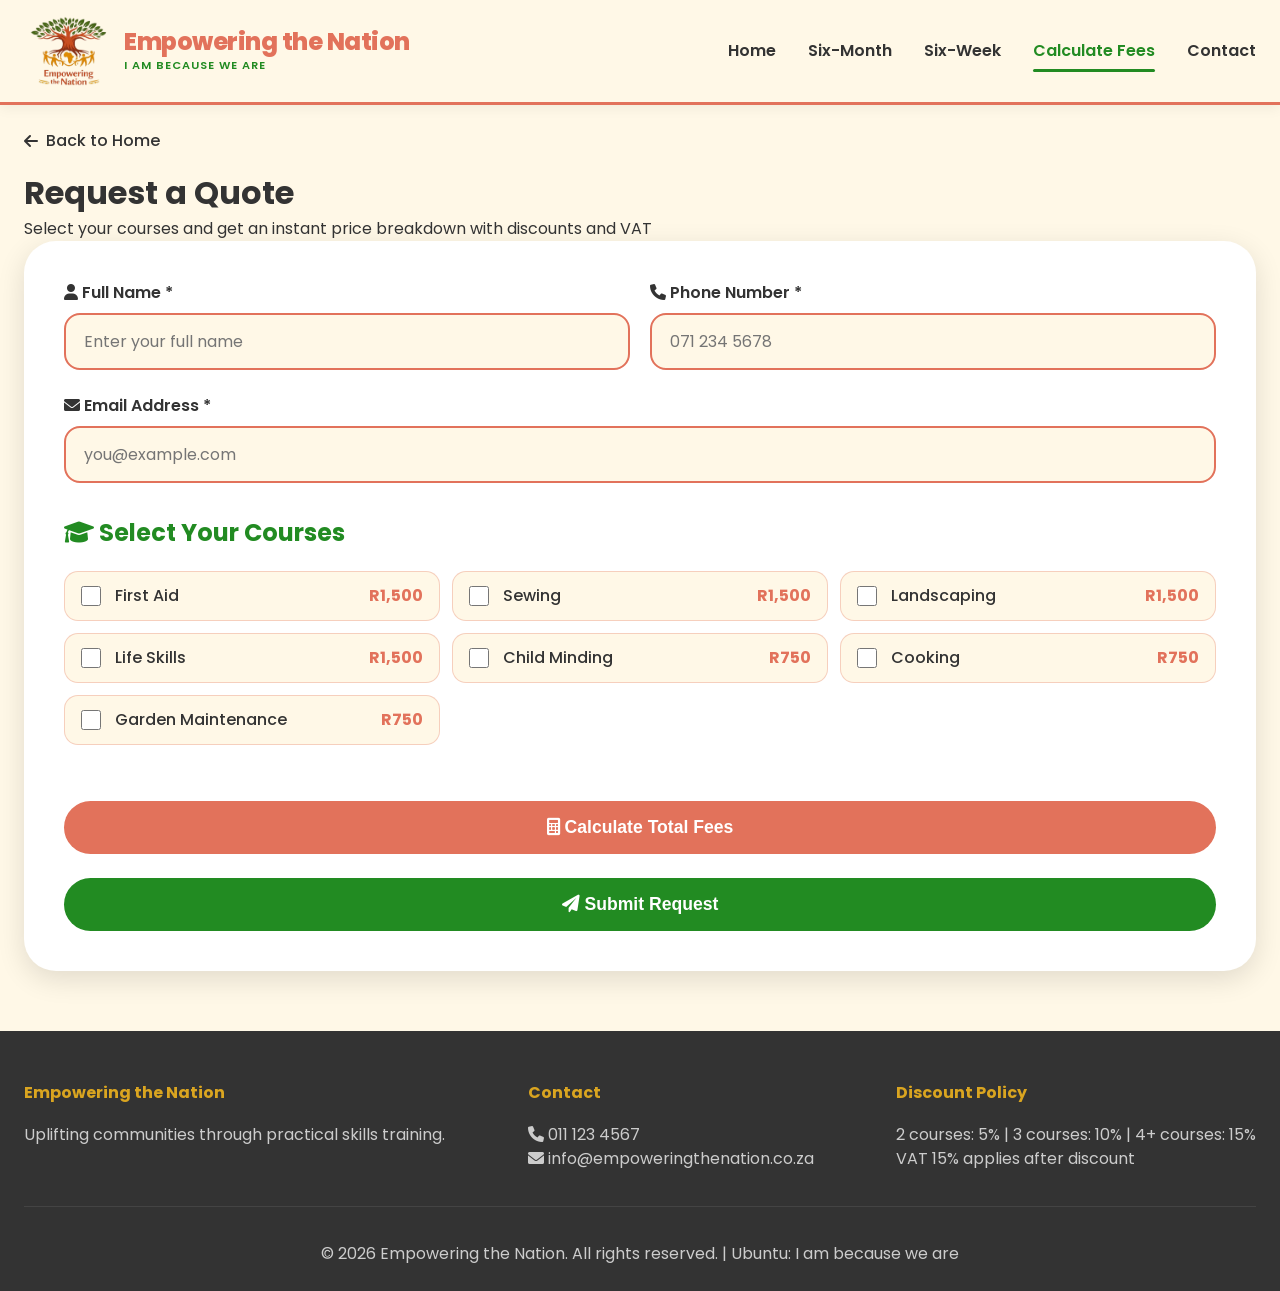
<file: calculate-fees.html>
<!DOCTYPE html>
<html lang="en">
<head>
    <meta charset="UTF-8">
    <meta name="viewport" content="width=device-width, initial-scale=1.0">
    
    <title>Calculate Fees | Empowering the Nation</title>
    
    <meta name="description" content="Calculate course fees with discounts. Select courses and get a quote with VAT included.">
    
    <!-- google fonts -->
    <link href="https://fonts.googleapis.com/css2?family=Poppins:wght@300;400;500;600;700;800;900&display=swap" rel="stylesheet">
    
    <!-- font awesome icons -->
    <link rel="stylesheet" href="https://cdnjs.cloudflare.com/ajax/libs/font-awesome/6.0.0-beta3/css/all.min.css">
    
    <link rel="stylesheet" href="css/calculate-fees/styles.css">
</head>
<body>

<header>
    <div class="nav-container">
        <!-- Brand Logo & Name -->
        <a href="index.html" class="logo">
            <img src="images/index/etn logo.png" alt="Empowering the Nation Logo" class="logo-img">
            <div class="logo-text">
                <h1>Empowering the Nation</h1>
                <p>I AM BECAUSE WE ARE</p>
            </div>
        </a>

        <!-- Mobile Menu Toggle Button -->
        <div class="mobile-menu-btn" id="mobileMenuBtn">
            <i class="fas fa-bars"></i>
        </div>

        <!-- Main Navigation Links -->
        <ul class="nav-links" id="navLinks">
            <li><a href="index.html">Home</a></li>
            <li><a href="six-month-courses.html">Six-Month</a></li>
            <li><a href="six-week-courses.html">Six-Week</a></li>
            <li><a href="calculate-fees.html"  class="active">Calculate Fees</a></li>
            <li><a href="contact.html">Contact</a></li>
        </ul>
    </div>
</header>

<main class="container">
    <!-- back button to go home -->
    <a href="index.html" class="back-button">
        <i class="fas fa-arrow-left"></i> Back to Home
    </a>

    <!-- page title -->
    <div class="page-header">
        <h1>Request a Quote</h1>
        <p>Select your courses and get an instant price breakdown with discounts and VAT</p>
    </div>

    <!-- main form -->
    <div class="form-card">
        <form id="quoteForm">
            <!-- contact details - two columns -->
            <div class="row-2col">
                <div class="form-group">
                    <label><i class="fas fa-user"></i> Full Name *</label>
                    <input type="text" id="fullName" placeholder="Enter your full name">
                    <div class="error-message" id="nameError">Please enter your full name</div>
                </div>
                <div class="form-group">
                    <label><i class="fas fa-phone"></i> Phone Number *</label>
                    <input type="tel" id="phone" placeholder="071 234 5678">
                    <div class="error-message" id="phoneError">Please enter a valid SA phone number (10 digits starting with 0)</div>
                </div>
            </div>
            <div class="form-group">
                <label><i class="fas fa-envelope"></i> Email Address *</label>
                <input type="email" id="email" placeholder="you@example.com">
                <div class="error-message" id="emailError">Please enter a valid email address</div>
            </div>

            <!-- courses selection -->
            <div class="courses-section">
                <h3><i class="fas fa-graduation-cap"></i> Select Your Courses</h3>
                <div class="courses-grid">
                    <!-- six month courses R1500 each -->
                    <div class="course-checkbox">
                        <input type="checkbox" id="courseFirstAid" value="First Aid" data-fee="1500">
                        <label for="courseFirstAid">First Aid</label>
                        <span class="course-fee">R1,500</span>
                    </div>
                    <div class="course-checkbox">
                        <input type="checkbox" id="courseSewing" value="Sewing" data-fee="1500">
                        <label for="courseSewing">Sewing</label>
                        <span class="course-fee">R1,500</span>
                    </div>
                    <div class="course-checkbox">
                        <input type="checkbox" id="courseLandscaping" value="Landscaping" data-fee="1500">
                        <label for="courseLandscaping">Landscaping</label>
                        <span class="course-fee">R1,500</span>
                    </div>
                    <div class="course-checkbox">
                        <input type="checkbox" id="courseLifeSkills" value="Life Skills" data-fee="1500">
                        <label for="courseLifeSkills">Life Skills</label>
                        <span class="course-fee">R1,500</span>
                    </div>
                    <!-- six week courses R750 each -->
                    <div class="course-checkbox">
                        <input type="checkbox" id="courseChildMinding" value="Child Minding" data-fee="750">
                        <label for="courseChildMinding">Child Minding</label>
                        <span class="course-fee">R750</span>
                    </div>
                    <div class="course-checkbox">
                        <input type="checkbox" id="courseCooking" value="Cooking" data-fee="750">
                        <label for="courseCooking">Cooking</label>
                        <span class="course-fee">R750</span>
                    </div>
                    <div class="course-checkbox">
                        <input type="checkbox" id="courseGarden" value="Garden Maintenance" data-fee="750">
                        <label for="courseGarden">Garden Maintenance</label>
                        <span class="course-fee">R750</span>
                    </div>
                </div>
                <div class="error-message" id="courseError">Please select at least one course</div>
            </div>

            <!-- calculate button -->
            <button type="button" class="btn-calculate" id="calculateBtn">
                <i class="fas fa-calculator"></i> Calculate Total Fees
            </button>

            <!-- results area -->
            <div id="results" class="results-card">
                <h3><i class="fas fa-receipt"></i> Fee Breakdown</h3>
                <div id="calculationDetails"></div>
            </div>

            <!-- submit button -->
            <button type="submit" class="btn-submit">
                <i class="fas fa-paper-plane"></i> Submit Request
            </button>

            <!-- success message -->
            <div id="successMsg" class="success-message">
                <i class="fas fa-check-circle"></i> Thank you! A consultant will contact you within 24 hours.
            </div>
        </form>
    </div>
</main>

<footer>
    <div class="container">
        <div class="footer-content">
            <div class="footer-col">
                <h4>Empowering the Nation</h4>
                <p>Uplifting communities through practical skills training.</p>
            </div>
            <div class="footer-col">
                <h4>Contact</h4>
                <p><i class="fas fa-phone"></i> 011 123 4567</p>
                <p><i class="fas fa-envelope"></i> info@empoweringthenation.co.za</p>
            </div>
            <div class="footer-col">
                <h4>Discount Policy</h4>
                <p>2 courses: 5% | 3 courses: 10% | 4+ courses: 15%</p>
                <p>VAT 15% applies after discount</p>
            </div>
        </div>
        <div class="copyright">
            <p>&copy; 2026 Empowering the Nation. All rights reserved. | Ubuntu: I am because we are</p>
        </div>
    </div>
</footer>

<script src="js/calculate-fees/main.js" defer></script>

</body>
</html>
</file>
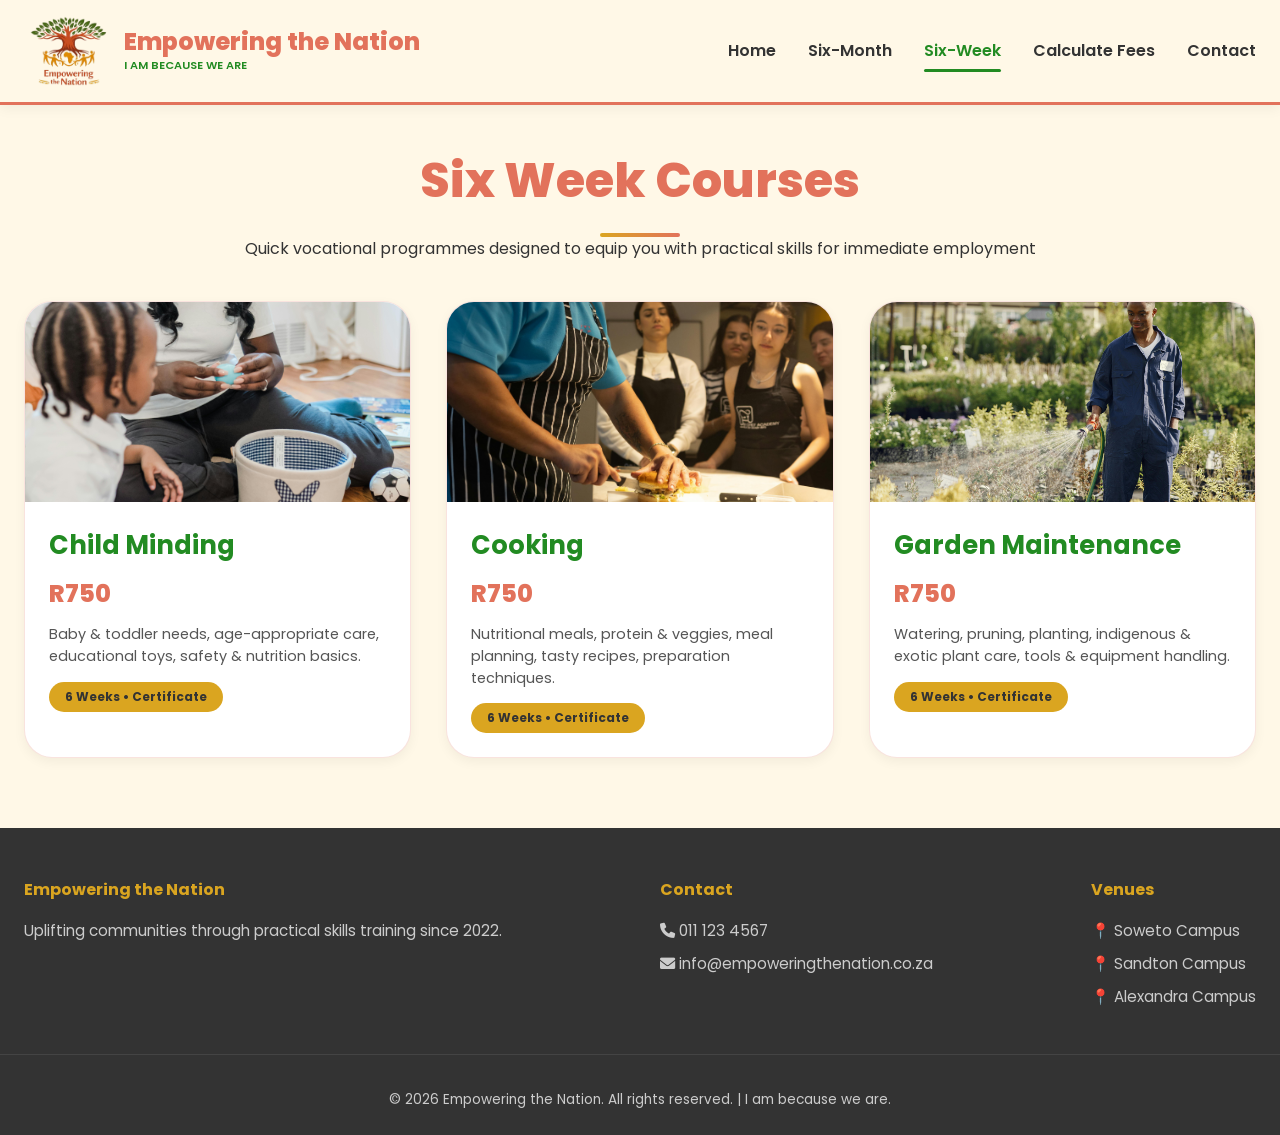
<file: six-week-courses.html>
﻿<!DOCTYPE html>
<html lang="en">
<head>
    <meta charset="UTF-8">
    <meta name="viewport" content="width=device-width, initial-scale=1.0, viewport-fit=cover">
    <title>Empowering the Nation | Six-Week Courses</title>
    <meta name="description" content="Discover our six-week short course options, perfect for fast skill-building and immediate employment readiness.">
    <link href="https://fonts.googleapis.com/css2?family=Poppins:wght@300;400;500;600;700;800;900&display=swap" rel="stylesheet">
    <link rel="stylesheet" href="https://cdnjs.cloudflare.com/ajax/libs/font-awesome/6.0.0-beta3/css/all.min.css">
    <link rel="stylesheet" href="css/six-week-courses/styles.css">
</head>
<body>
<header>
    <div class="nav-container">
        <a href="index.html" class="logo">
            <img src="images/index/etn logo.png" alt="Empowering the Nation Logo" class="logo-img">
            <div class="logo-text">
                <h1>Empowering the Nation</h1>
                <p>I AM BECAUSE WE ARE</p>
            </div>
        </a>
        <div class="mobile-menu-btn" id="mobileMenuBtn">
            <i class="fas fa-bars"></i>
        </div>
        <ul class="nav-links" id="navLinks">
            <li><a href="index.html">Home</a></li>
            <li><a href="six-month-courses.html">Six-Month</a></li>
            <li><a href="six-week-courses.html" class="active">Six-Week</a></li>
            <li><a href="calculate-fees.html">Calculate Fees</a></li>
            <li><a href="contact.html">Contact</a></li>
        </ul>
    </div>
</header>
<main>
    <div class="container">
        <!-- ============================================
             SIX-WEEK COURSES SECTION
          ============================================ -->
        <section class="section-six-week">
            <div class="page-header">
                <h1>Six Week Courses</h1>
                <p>Quick vocational programmes designed to equip you with practical skills for immediate employment</p>
            </div>

            <div class="courses-grid">
                <!-- Course 5: Child Minding -->
                <a href="pages/six-week/course-childminding.html" class="course-card">
                    <div class="course-img" id="course-childminding"></div>
                    <div class="course-info">
                        <h3>Child Minding</h3>
                        <div class="course-fee">R750</div>
                        <p>Baby & toddler needs, age-appropriate care, educational toys, safety & nutrition basics.</p>
                        <span class="badge">6 Weeks • Certificate</span>
                    </div>
                </a>

                <!-- Course 6: Cooking -->
                <a href="pages/six-week/course-cooking.html" class="course-card">
                    <div class="course-img" id="course-cooking"></div>
                    <div class="course-info">
                        <h3>Cooking</h3>
                        <div class="course-fee">R750</div>
                        <p>Nutritional meals, protein & veggies, meal planning, tasty recipes, preparation techniques.</p>
                        <span class="badge">6 Weeks • Certificate</span>
                    </div>
                </a>

                <!-- Course 7: Garden Maintenance -->
                <a href="pages/six-week/course-garden.html" class="course-card">
                    <div class="course-img" id="course-garden"></div>
                    <div class="course-info">
                        <h3>Garden Maintenance</h3>
                        <div class="course-fee">R750</div>
                        <p>Watering, pruning, planting, indigenous & exotic plant care, tools & equipment handling.</p>
                        <span class="badge">6 Weeks • Certificate</span>
                    </div>
                </a>
            </div>
        </section>
    </div>
</main>
<footer>
    <div class="container footer-content">
        <div class="footer-col">
            <h4>Empowering the Nation</h4>
            <p>Uplifting communities through practical skills training since 2022.</p>
        </div>
        <div class="footer-col">
            <h4>Contact</h4>
            <p><i class="fas fa-phone"></i> 011 123 4567</p>
            <p><i class="fas fa-envelope"></i> info@empoweringthenation.co.za</p>
        </div>
        <div class="footer-col">
            <h4>Venues</h4>
            <p>📍 Soweto Campus</p>
            <p>📍 Sandton Campus</p>
            <p>📍 Alexandra Campus</p>
        </div>
    </div>
    <div class="copyright">
        <p>&copy; 2026 Empowering the Nation. All rights reserved. | I am because we are.</p>
    </div>
</footer>
<script src="js/six-week-courses/main.js" defer></script>
</body>
</html>
</file>
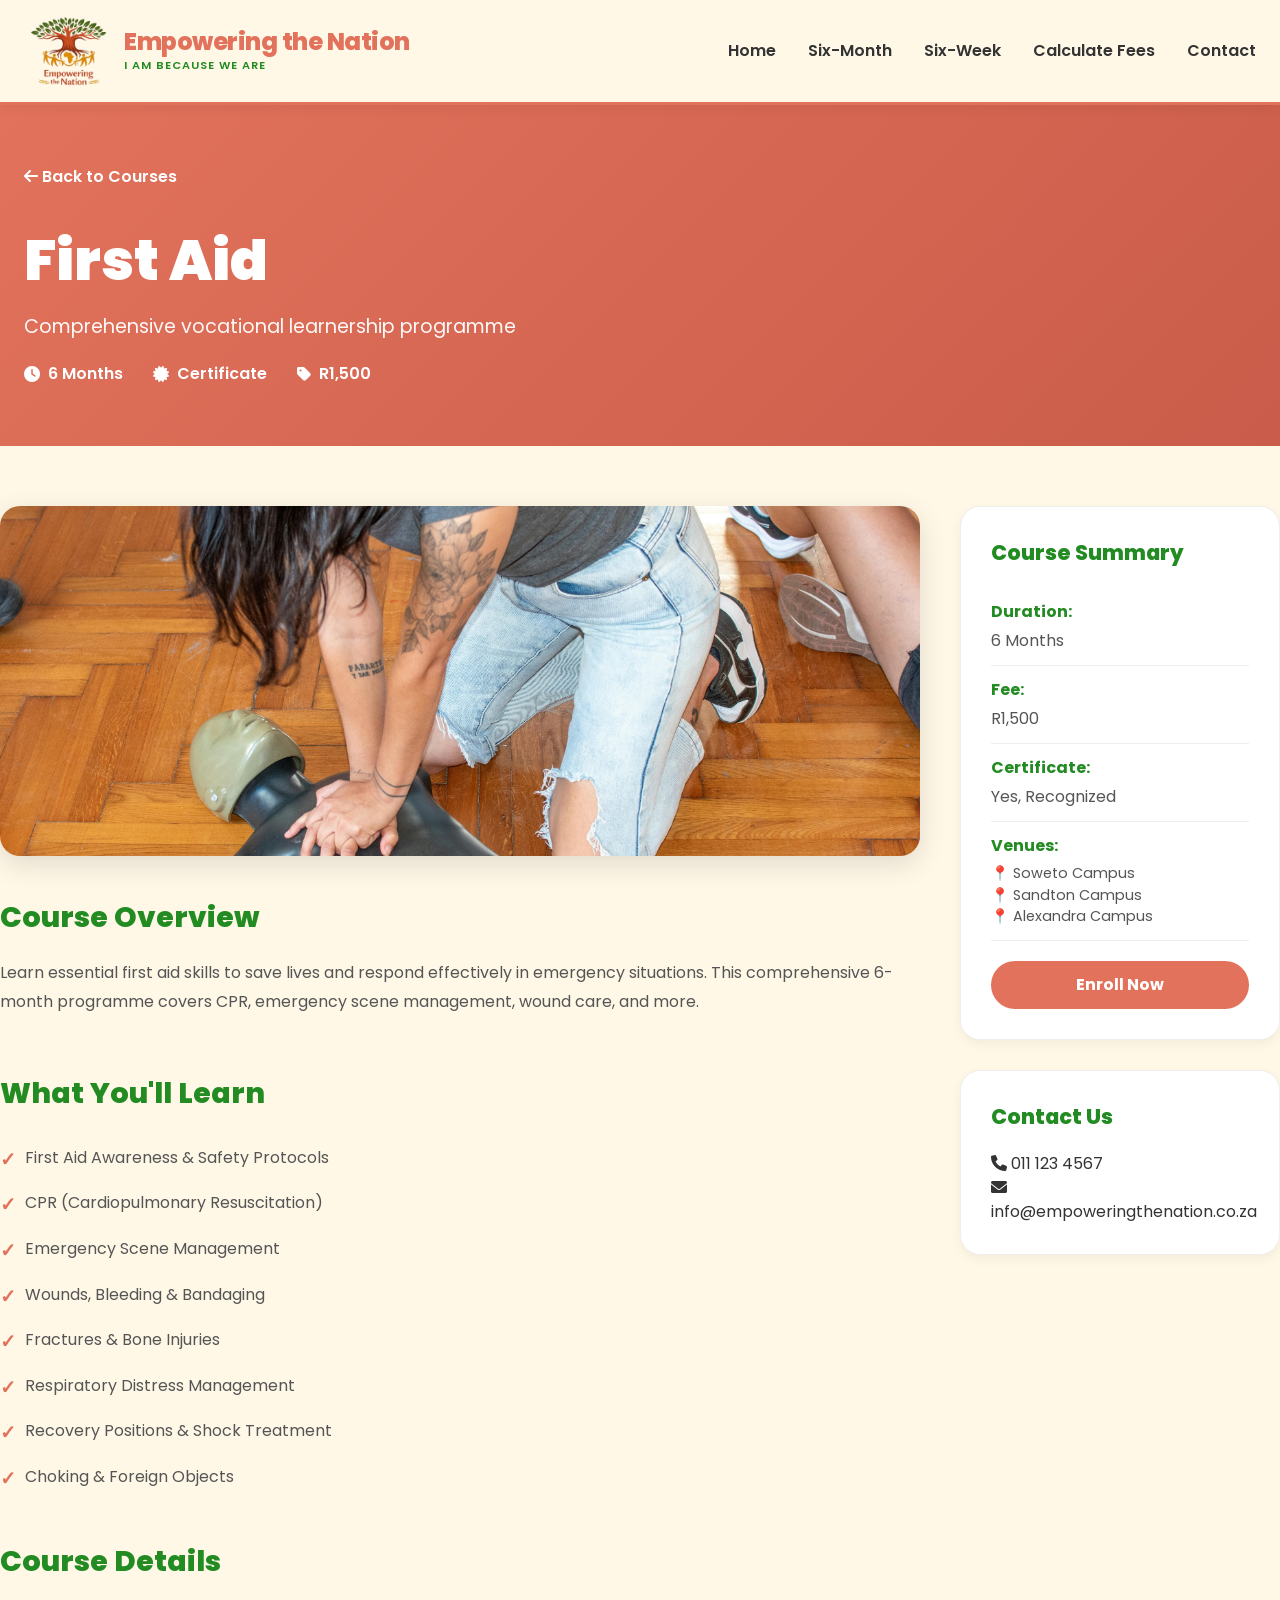
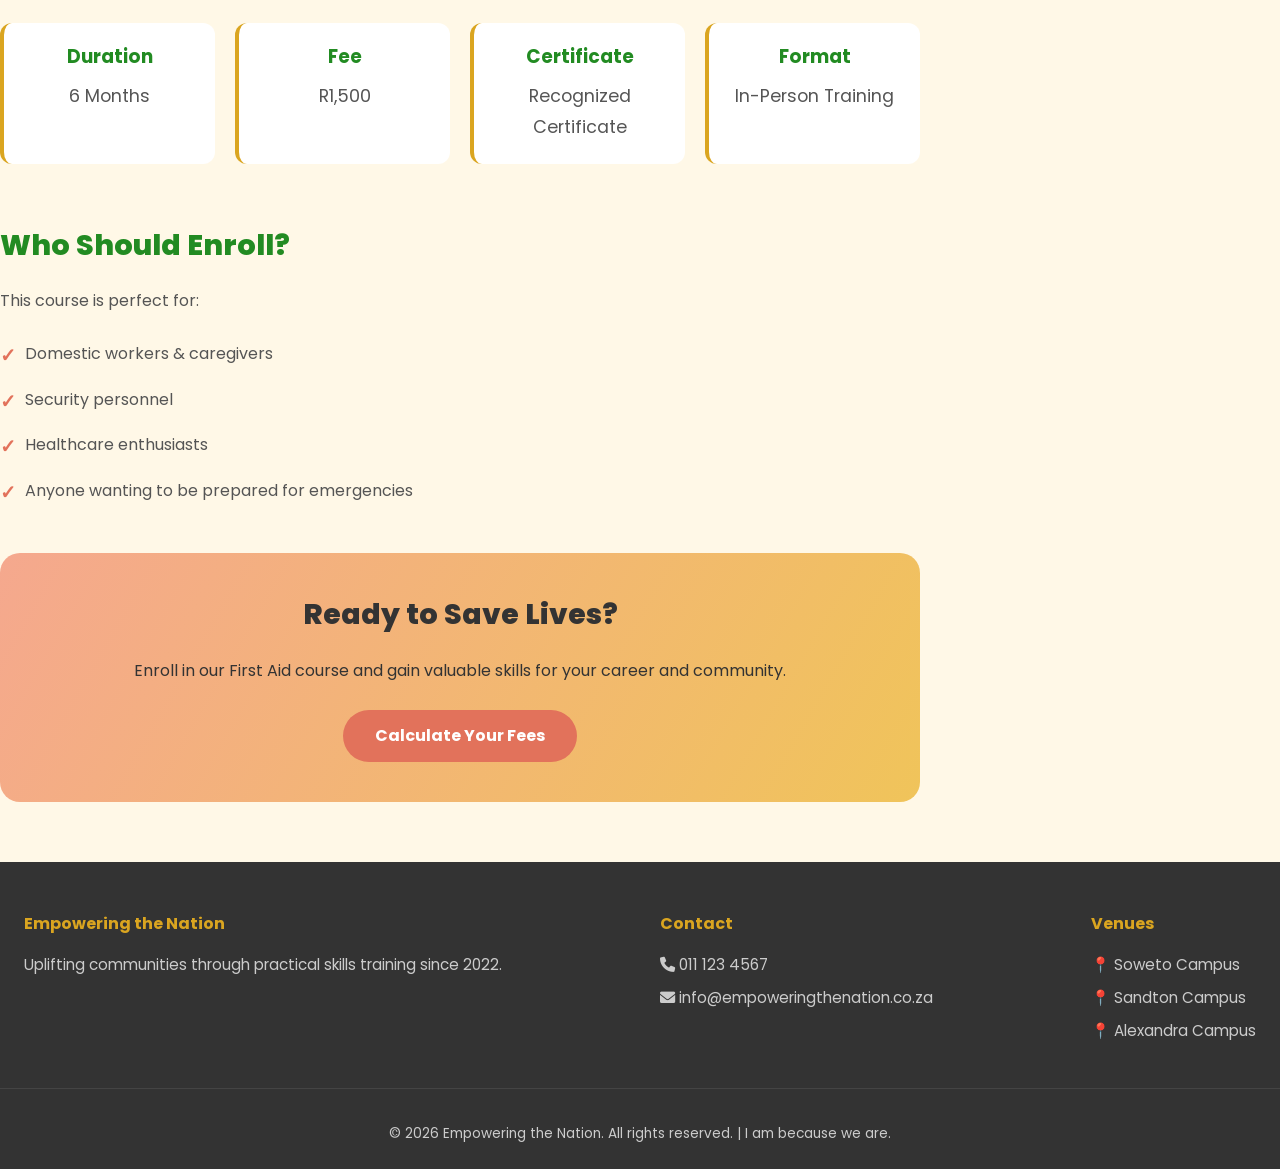
<file: pages/six-month/course-firstaid.html>
<!DOCTYPE html>
<html lang="en">
<head>
    <meta charset="UTF-8">
    <meta name="viewport" content="width=device-width, initial-scale=1.0, viewport-fit=cover">
    <title>First Aid Course | Empowering the Nation</title>
    <meta name="description" content="Comprehensive First Aid course covering CPR, emergency scene management, and wound care.">
    <link href="https://fonts.googleapis.com/css2?family=Poppins:wght@300;400;500;600;700;800;900&display=swap" rel="stylesheet">
    <link rel="stylesheet" href="https://cdnjs.cloudflare.com/ajax/libs/font-awesome/6.0.0-beta3/css/all.min.css">
    <link rel="stylesheet" href="../../css/courses/styles.css">
</head>
<body>
<header>
    <div class="nav-container">
        <a href="../../index.html" class="logo">
            <img src="../../images/index/etn logo.png" alt="Empowering the Nation Logo" class="logo-img">
            <div class="logo-text">
                <h1>Empowering the Nation</h1>
                <p>I AM BECAUSE WE ARE</p>
            </div>
        </a>
        <div class="mobile-menu-btn" id="mobileMenuBtn">
            <i class="fas fa-bars"></i>
        </div>
        <ul class="nav-links" id="navLinks">
            <li><a href="../../index.html">Home</a></li>
            <li><a href="../../six-month-courses.html">Six-Month</a></li>
            <li><a href="../../six-week-courses.html">Six-Week</a></li>
            <li><a href="../../calculate-fees.html">Calculate Fees</a></li>
            <li><a href="../../contact.html">Contact</a></li>
        </ul>
    </div>
</header>

<main>
    <section class="course-hero">
        <div class="container">
            <a href="../../six-month-courses.html" class="back-link"><i class="fas fa-arrow-left"></i> Back to Courses</a>
            <div class="course-hero-content">
                <h1>First Aid</h1>
                <p class="course-subtitle">Comprehensive vocational learnership programme</p>
                <div class="course-meta">
                    <span><i class="fas fa-clock"></i> 6 Months</span>
                    <span><i class="fas fa-certificate"></i> Certificate</span>
                    <span><i class="fas fa-tag"></i> R1,500</span>
                </div>
            </div>
        </div>
    </section>

    <div class="container course-content">
        <div class="course-main">
            <div class="course-image" id="course-firstaid"></div>
            
            <section class="course-section">
                <h2>Course Overview</h2>
                <p>Learn essential first aid skills to save lives and respond effectively in emergency situations. This comprehensive 6-month programme covers CPR, emergency scene management, wound care, and more.</p>
            </section>

            <section class="course-section">
                <h2>What You'll Learn</h2>
                <ul class="course-list">
                    <li>First Aid Awareness & Safety Protocols</li>
                    <li>CPR (Cardiopulmonary Resuscitation)</li>
                    <li>Emergency Scene Management</li>
                    <li>Wounds, Bleeding & Bandaging</li>
                    <li>Fractures & Bone Injuries</li>
                    <li>Respiratory Distress Management</li>
                    <li>Recovery Positions & Shock Treatment</li>
                    <li>Choking & Foreign Objects</li>
                </ul>
            </section>

            <section class="course-section">
                <h2>Course Details</h2>
                <div class="course-details-grid">
                    <div class="detail-item">
                        <h3>Duration</h3>
                        <p>6 Months</p>
                    </div>
                    <div class="detail-item">
                        <h3>Fee</h3>
                        <p>R1,500</p>
                    </div>
                    <div class="detail-item">
                        <h3>Certificate</h3>
                        <p>Recognized Certificate</p>
                    </div>
                    <div class="detail-item">
                        <h3>Format</h3>
                        <p>In-Person Training</p>
                    </div>
                </div>
            </section>

            <section class="course-section">
                <h2>Who Should Enroll?</h2>
                <p>This course is perfect for:</p>
                <ul class="course-list">
                    <li>Domestic workers & caregivers</li>
                    <li>Security personnel</li>
                    <li>Healthcare enthusiasts</li>
                    <li>Anyone wanting to be prepared for emergencies</li>
                </ul>
            </section>

            <section class="course-section cta-section">
                <h2>Ready to Save Lives?</h2>
                <p>Enroll in our First Aid course and gain valuable skills for your career and community.</p>
                <a href="../../calculate-fees.html" class="btn-primary">Calculate Your Fees</a>
            </section>
        </div>

        <aside class="course-sidebar">
            <div class="sidebar-card">
                <h3>Course Summary</h3>
                <div class="summary-item">
                    <strong>Duration:</strong> 6 Months
                </div>
                <div class="summary-item">
                    <strong>Fee:</strong> R1,500
                </div>
                <div class="summary-item">
                    <strong>Certificate:</strong> Yes, Recognized
                </div>
                <div class="summary-item">
                    <strong>Venues:</strong>
                    <p>📍 Soweto Campus<br>📍 Sandton Campus<br>📍 Alexandra Campus</p>
                </div>
                <a href="../../calculate-fees.html" class="btn-primary" style="width: 100%; text-align: center;">Enroll Now</a>
            </div>

            <div class="sidebar-card">
                <h3>Contact Us</h3>
                <p><i class="fas fa-phone"></i> 011 123 4567</p>
                <p><i class="fas fa-envelope"></i> info@empoweringthenation.co.za</p>
            </div>
        </aside>
    </div>
</main>

<footer>
    <div class="container footer-content">
        <div class="footer-col">
            <h4>Empowering the Nation</h4>
            <p>Uplifting communities through practical skills training since 2022.</p>
        </div>
        <div class="footer-col">
            <h4>Contact</h4>
            <p><i class="fas fa-phone"></i> 011 123 4567</p>
            <p><i class="fas fa-envelope"></i> info@empoweringthenation.co.za</p>
        </div>
        <div class="footer-col">
            <h4>Venues</h4>
            <p>📍 Soweto Campus</p>
            <p>📍 Sandton Campus</p>
            <p>📍 Alexandra Campus</p>
        </div>
    </div>
    <div class="copyright">
        <p>&copy; 2026 Empowering the Nation. All rights reserved. | I am because we are.</p>
    </div>
</footer>

<script src="../../js/six-month-courses/main.js" defer></script>
</body>
</html>
</file>
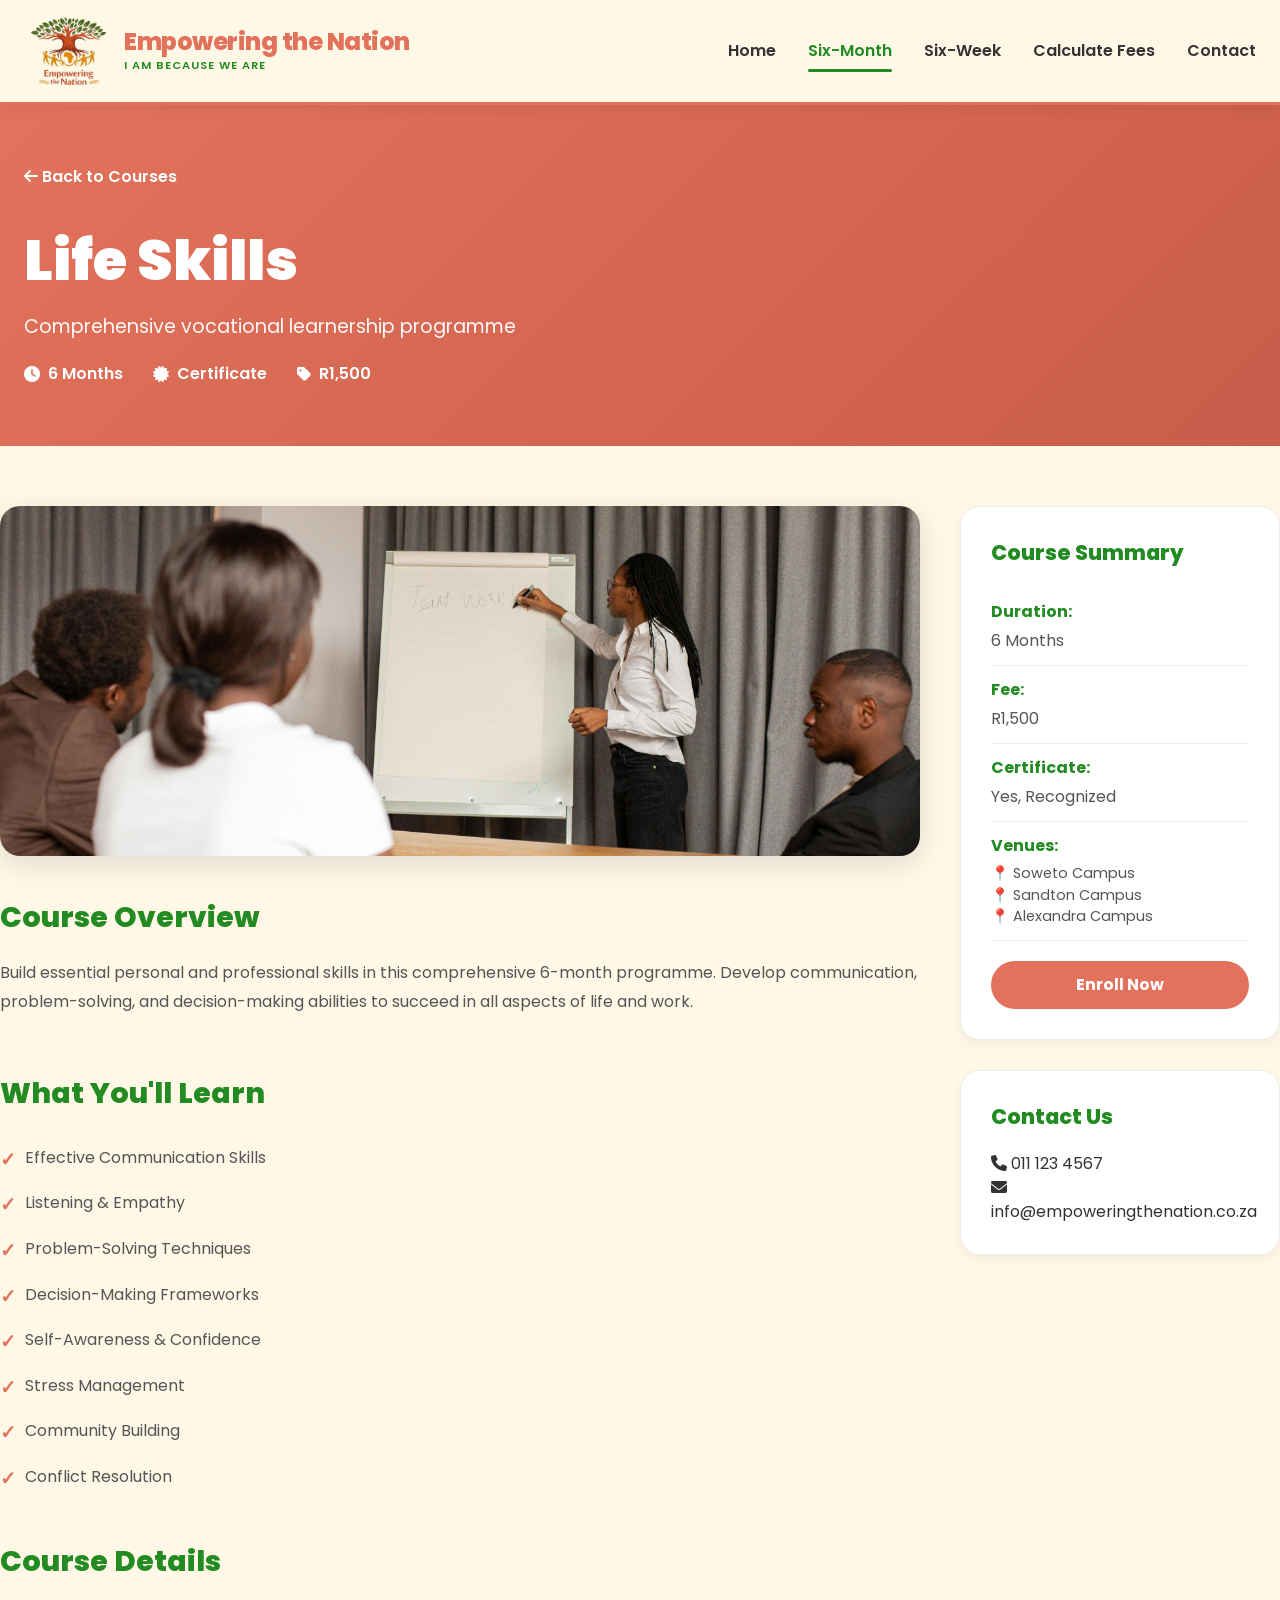
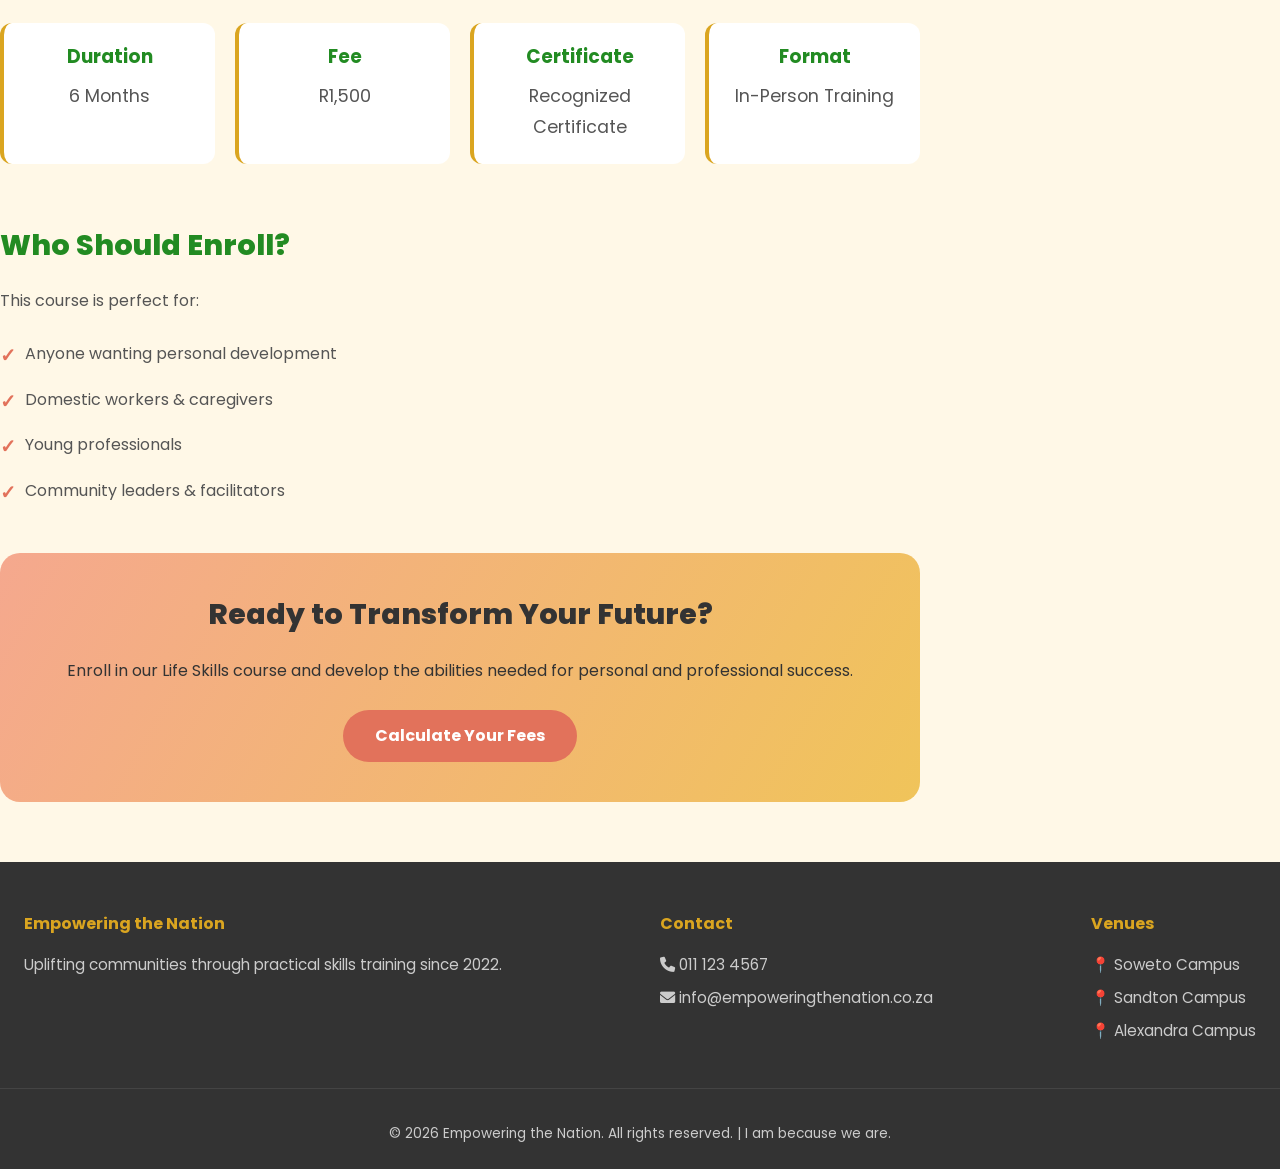
<file: pages/six-month/course-lifeskills.html>
<!DOCTYPE html>
<html lang="en">
<head>
    <meta charset="UTF-8">
    <meta name="viewport" content="width=device-width, initial-scale=1.0, viewport-fit=cover">
    <title>Life Skills Course | Empowering the Nation</title>
    <meta name="description" content="Develop essential life skills including communication, problem-solving, and decision-making.">
    <link href="https://fonts.googleapis.com/css2?family=Poppins:wght@300;400;500;600;700;800;900&display=swap" rel="stylesheet">
    <link rel="stylesheet" href="https://cdnjs.cloudflare.com/ajax/libs/font-awesome/6.0.0-beta3/css/all.min.css">
    <link rel="stylesheet" href="../../css/courses/styles.css">
</head>
<body>
<header>
    <div class="nav-container">
        <a href="../../index.html" class="logo">
            <img src="../../images/index/etn logo.png" alt="Empowering the Nation Logo" class="logo-img">
            <div class="logo-text">
                <h1>Empowering the Nation</h1>
                <p>I AM BECAUSE WE ARE</p>
            </div>
        </a>
        <div class="mobile-menu-btn" id="mobileMenuBtn">
            <i class="fas fa-bars"></i>
        </div>
        <ul class="nav-links" id="navLinks">
            <li><a href="../../index.html">Home</a></li>
            <li><a href="../../six-month-courses.html" class="active">Six-Month</a></li>
            <li><a href="../../six-week-courses.html">Six-Week</a></li>
            <li><a href="../../calculate-fees.html">Calculate Fees</a></li>
            <li><a href="../../contact.html">Contact</a></li>
        </ul>
    </div>
</header>

<main>
    <section class="course-hero">
        <div class="container">
            <a href="../../six-month-courses.html" class="back-link"><i class="fas fa-arrow-left"></i> Back to Courses</a>
            <div class="course-hero-content">
                <h1>Life Skills</h1>
                <p class="course-subtitle">Comprehensive vocational learnership programme</p>
                <div class="course-meta">
                    <span><i class="fas fa-clock"></i> 6 Months</span>
                    <span><i class="fas fa-certificate"></i> Certificate</span>
                    <span><i class="fas fa-tag"></i> R1,500</span>
                </div>
            </div>
        </div>
    </section>

    <div class="container course-content">
        <div class="course-main">
            <div class="course-image" id="course-lifeskills"></div>
            
            <section class="course-section">
                <h2>Course Overview</h2>
                <p>Build essential personal and professional skills in this comprehensive 6-month programme. Develop communication, problem-solving, and decision-making abilities to succeed in all aspects of life and work.</p>
            </section>

            <section class="course-section">
                <h2>What You'll Learn</h2>
                <ul class="course-list">
                    <li>Effective Communication Skills</li>
                    <li>Listening & Empathy</li>
                    <li>Problem-Solving Techniques</li>
                    <li>Decision-Making Frameworks</li>
                    <li>Self-Awareness & Confidence</li>
                    <li>Stress Management</li>
                    <li>Community Building</li>
                    <li>Conflict Resolution</li>
                </ul>
            </section>

            <section class="course-section">
                <h2>Course Details</h2>
                <div class="course-details-grid">
                    <div class="detail-item">
                        <h3>Duration</h3>
                        <p>6 Months</p>
                    </div>
                    <div class="detail-item">
                        <h3>Fee</h3>
                        <p>R1,500</p>
                    </div>
                    <div class="detail-item">
                        <h3>Certificate</h3>
                        <p>Recognized Certificate</p>
                    </div>
                    <div class="detail-item">
                        <h3>Format</h3>
                        <p>In-Person Training</p>
                    </div>
                </div>
            </section>

            <section class="course-section">
                <h2>Who Should Enroll?</h2>
                <p>This course is perfect for:</p>
                <ul class="course-list">
                    <li>Anyone wanting personal development</li>
                    <li>Domestic workers & caregivers</li>
                    <li>Young professionals</li>
                    <li>Community leaders & facilitators</li>
                </ul>
            </section>

            <section class="course-section cta-section">
                <h2>Ready to Transform Your Future?</h2>
                <p>Enroll in our Life Skills course and develop the abilities needed for personal and professional success.</p>
                <a href="../../calculate-fees.html" class="btn-primary">Calculate Your Fees</a>
            </section>
        </div>

        <aside class="course-sidebar">
            <div class="sidebar-card">
                <h3>Course Summary</h3>
                <div class="summary-item">
                    <strong>Duration:</strong> 6 Months
                </div>
                <div class="summary-item">
                    <strong>Fee:</strong> R1,500
                </div>
                <div class="summary-item">
                    <strong>Certificate:</strong> Yes, Recognized
                </div>
                <div class="summary-item">
                    <strong>Venues:</strong>
                    <p>📍 Soweto Campus<br>📍 Sandton Campus<br>📍 Alexandra Campus</p>
                </div>
                <a href="../../calculate-fees.html" class="btn-primary" style="width: 100%; text-align: center;">Enroll Now</a>
            </div>

            <div class="sidebar-card">
                <h3>Contact Us</h3>
                <p><i class="fas fa-phone"></i> 011 123 4567</p>
                <p><i class="fas fa-envelope"></i> info@empoweringthenation.co.za</p>
            </div>
        </aside>
    </div>
</main>

<footer>
    <div class="container footer-content">
        <div class="footer-col">
            <h4>Empowering the Nation</h4>
            <p>Uplifting communities through practical skills training since 2022.</p>
        </div>
        <div class="footer-col">
            <h4>Contact</h4>
            <p><i class="fas fa-phone"></i> 011 123 4567</p>
            <p><i class="fas fa-envelope"></i> info@empoweringthenation.co.za</p>
        </div>
        <div class="footer-col">
            <h4>Venues</h4>
            <p>📍 Soweto Campus</p>
            <p>📍 Sandton Campus</p>
            <p>📍 Alexandra Campus</p>
        </div>
    </div>
    <div class="copyright">
        <p>&copy; 2026 Empowering the Nation. All rights reserved. | I am because we are.</p>
    </div>
</footer>

<script src="../../js/six-month-courses/main.js" defer></script>
</body>
</html>
</file>
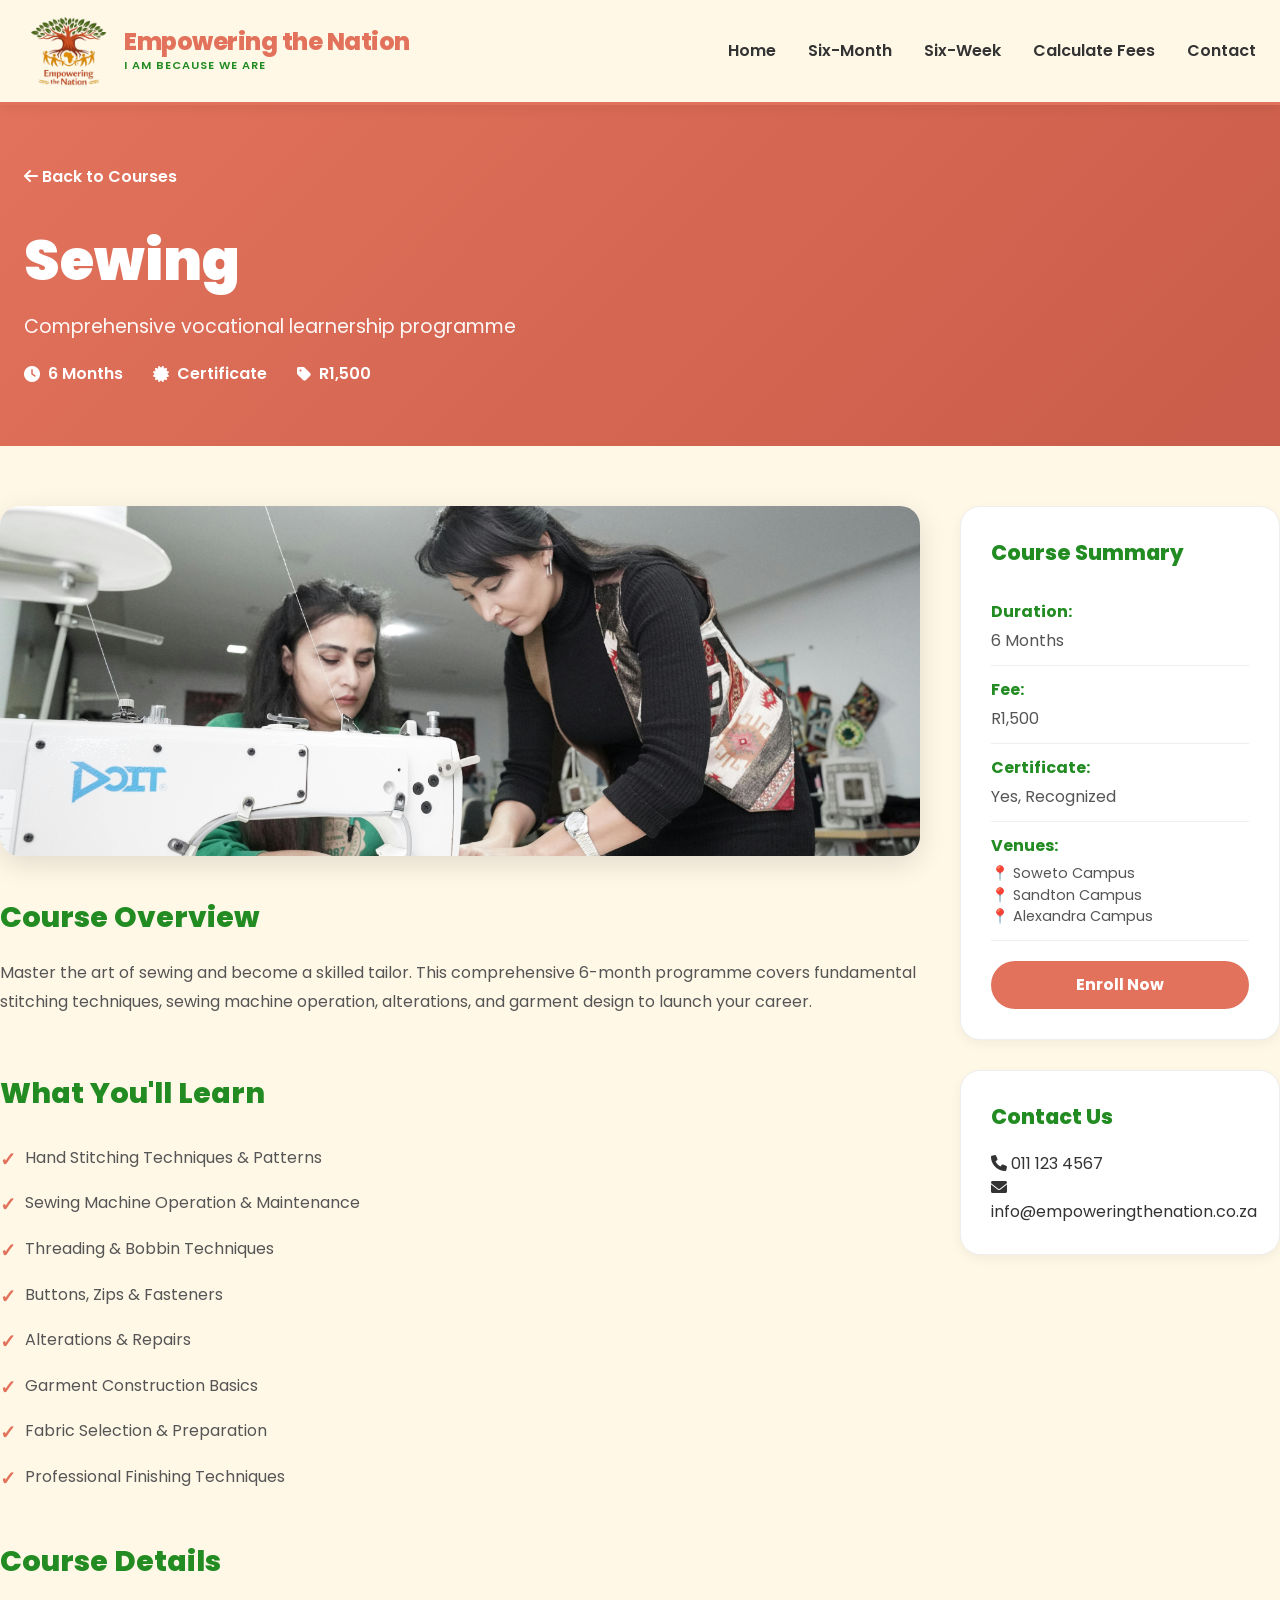
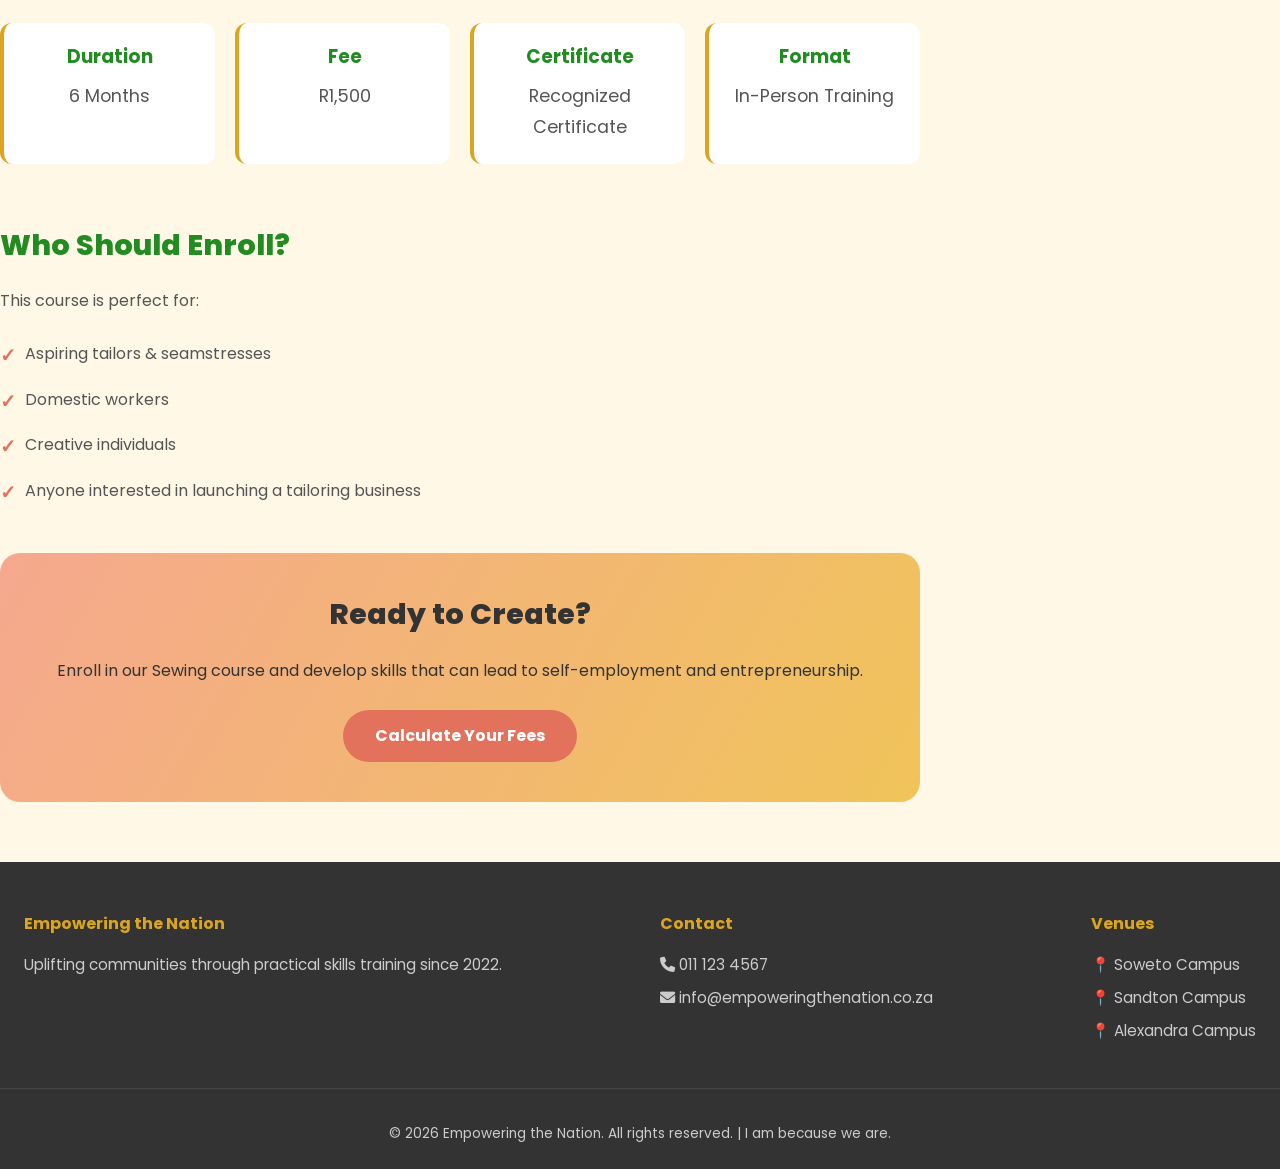
<file: pages/six-month/course-sewing.html>
<!DOCTYPE html>
<html lang="en">
<head>
    <meta charset="UTF-8">
    <meta name="viewport" content="width=device-width, initial-scale=1.0, viewport-fit=cover">
    <title>Sewing Course | Empowering the Nation</title>
    <meta name="description" content="Learn professional sewing skills including stitching, threading, alterations, and garment design.">
    <link href="https://fonts.googleapis.com/css2?family=Poppins:wght@300;400;500;600;700;800;900&display=swap" rel="stylesheet">
    <link rel="stylesheet" href="https://cdnjs.cloudflare.com/ajax/libs/font-awesome/6.0.0-beta3/css/all.min.css">
    <link rel="stylesheet" href="../../css/courses/styles.css">
</head>
<body>
<header>
    <div class="nav-container">
        <a href="../../index.html" class="logo">
            <img src="../../images/index/etn logo.png" alt="Empowering the Nation Logo" class="logo-img">
            <div class="logo-text">
                <h1>Empowering the Nation</h1>
                <p>I AM BECAUSE WE ARE</p>
            </div>
        </a>
        <div class="mobile-menu-btn" id="mobileMenuBtn">
            <i class="fas fa-bars"></i>
        </div>
        <ul class="nav-links" id="navLinks">
            <li><a href="../../index.html">Home</a></li>
            <li><a href="../../six-month-courses.html">Six-Month</a></li>
            <li><a href="../../six-week-courses.html">Six-Week</a></li>
            <li><a href="../../calculate-fees.html">Calculate Fees</a></li>
            <li><a href="../../contact.html">Contact</a></li>
        </ul>
    </div>
</header>

<main>
    <section class="course-hero">
        <div class="container">
            <a href="../../six-month-courses.html" class="back-link"><i class="fas fa-arrow-left"></i> Back to Courses</a>
            <div class="course-hero-content">
                <h1>Sewing</h1>
                <p class="course-subtitle">Comprehensive vocational learnership programme</p>
                <div class="course-meta">
                    <span><i class="fas fa-clock"></i> 6 Months</span>
                    <span><i class="fas fa-certificate"></i> Certificate</span>
                    <span><i class="fas fa-tag"></i> R1,500</span>
                </div>
            </div>
        </div>
    </section>

    <div class="container course-content">
        <div class="course-main">
            <div class="course-image" id="course-sewing"></div>
            
            <section class="course-section">
                <h2>Course Overview</h2>
                <p>Master the art of sewing and become a skilled tailor. This comprehensive 6-month programme covers fundamental stitching techniques, sewing machine operation, alterations, and garment design to launch your career.</p>
            </section>

            <section class="course-section">
                <h2>What You'll Learn</h2>
                <ul class="course-list">
                    <li>Hand Stitching Techniques & Patterns</li>
                    <li>Sewing Machine Operation & Maintenance</li>
                    <li>Threading & Bobbin Techniques</li>
                    <li>Buttons, Zips & Fasteners</li>
                    <li>Alterations & Repairs</li>
                    <li>Garment Construction Basics</li>
                    <li>Fabric Selection & Preparation</li>
                    <li>Professional Finishing Techniques</li>
                </ul>
            </section>

            <section class="course-section">
                <h2>Course Details</h2>
                <div class="course-details-grid">
                    <div class="detail-item">
                        <h3>Duration</h3>
                        <p>6 Months</p>
                    </div>
                    <div class="detail-item">
                        <h3>Fee</h3>
                        <p>R1,500</p>
                    </div>
                    <div class="detail-item">
                        <h3>Certificate</h3>
                        <p>Recognized Certificate</p>
                    </div>
                    <div class="detail-item">
                        <h3>Format</h3>
                        <p>In-Person Training</p>
                    </div>
                </div>
            </section>

            <section class="course-section">
                <h2>Who Should Enroll?</h2>
                <p>This course is perfect for:</p>
                <ul class="course-list">
                    <li>Aspiring tailors & seamstresses</li>
                    <li>Domestic workers</li>
                    <li>Creative individuals</li>
                    <li>Anyone interested in launching a tailoring business</li>
                </ul>
            </section>

            <section class="course-section cta-section">
                <h2>Ready to Create?</h2>
                <p>Enroll in our Sewing course and develop skills that can lead to self-employment and entrepreneurship.</p>
                <a href="../../calculate-fees.html" class="btn-primary">Calculate Your Fees</a>
            </section>
        </div>

        <aside class="course-sidebar">
            <div class="sidebar-card">
                <h3>Course Summary</h3>
                <div class="summary-item">
                    <strong>Duration:</strong> 6 Months
                </div>
                <div class="summary-item">
                    <strong>Fee:</strong> R1,500
                </div>
                <div class="summary-item">
                    <strong>Certificate:</strong> Yes, Recognized
                </div>
                <div class="summary-item">
                    <strong>Venues:</strong>
                    <p>📍 Soweto Campus<br>📍 Sandton Campus<br>📍 Alexandra Campus</p>
                </div>
                <a href="../../calculate-fees.html" class="btn-primary" style="width: 100%; text-align: center;">Enroll Now</a>
            </div>

            <div class="sidebar-card">
                <h3>Contact Us</h3>
                <p><i class="fas fa-phone"></i> 011 123 4567</p>
                <p><i class="fas fa-envelope"></i> info@empoweringthenation.co.za</p>
            </div>
        </aside>
    </div>
</main>

<footer>
    <div class="container footer-content">
        <div class="footer-col">
            <h4>Empowering the Nation</h4>
            <p>Uplifting communities through practical skills training since 2022.</p>
        </div>
        <div class="footer-col">
            <h4>Contact</h4>
            <p><i class="fas fa-phone"></i> 011 123 4567</p>
            <p><i class="fas fa-envelope"></i> info@empoweringthenation.co.za</p>
        </div>
        <div class="footer-col">
            <h4>Venues</h4>
            <p>📍 Soweto Campus</p>
            <p>📍 Sandton Campus</p>
            <p>📍 Alexandra Campus</p>
        </div>
    </div>
    <div class="copyright">
        <p>&copy; 2026 Empowering the Nation. All rights reserved. | I am because we are.</p>
    </div>
</footer>

<script src="../../js/six-month-courses/main.js" defer></script>
</body>
</html>
</file>
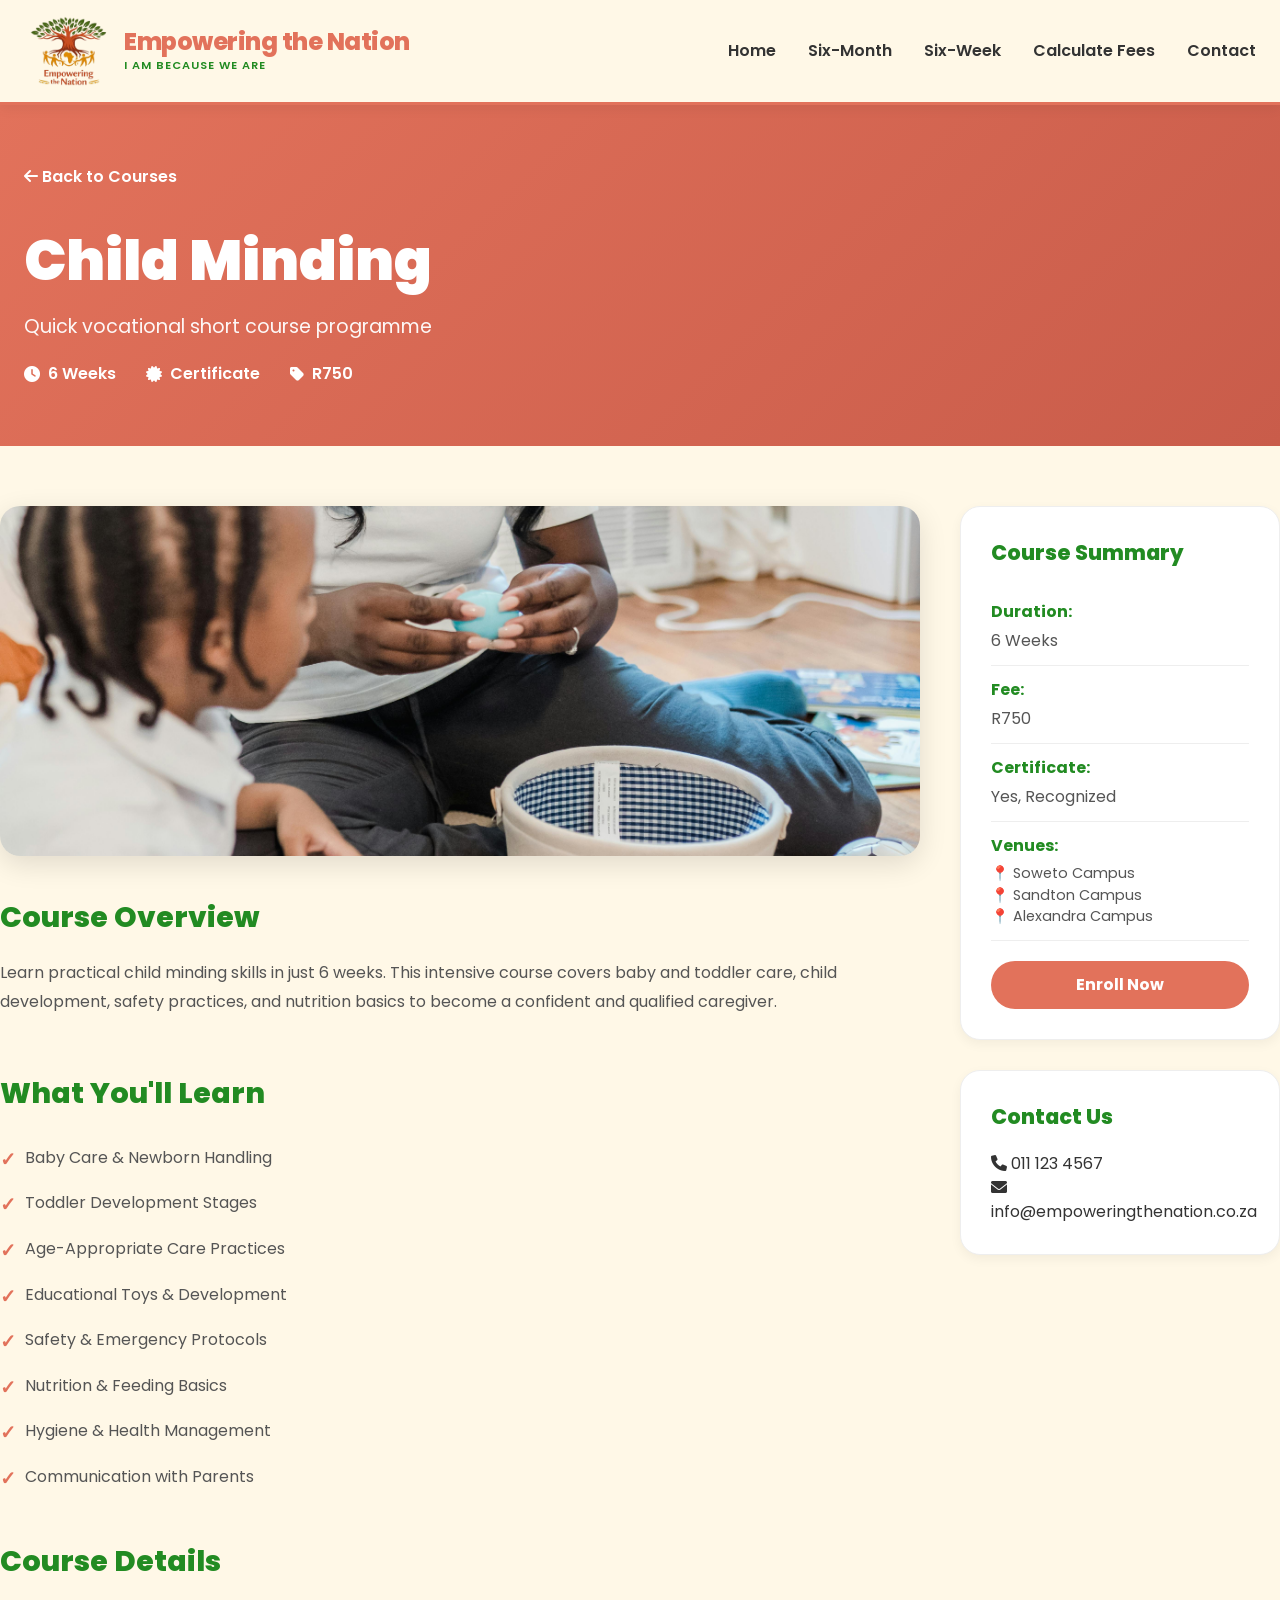
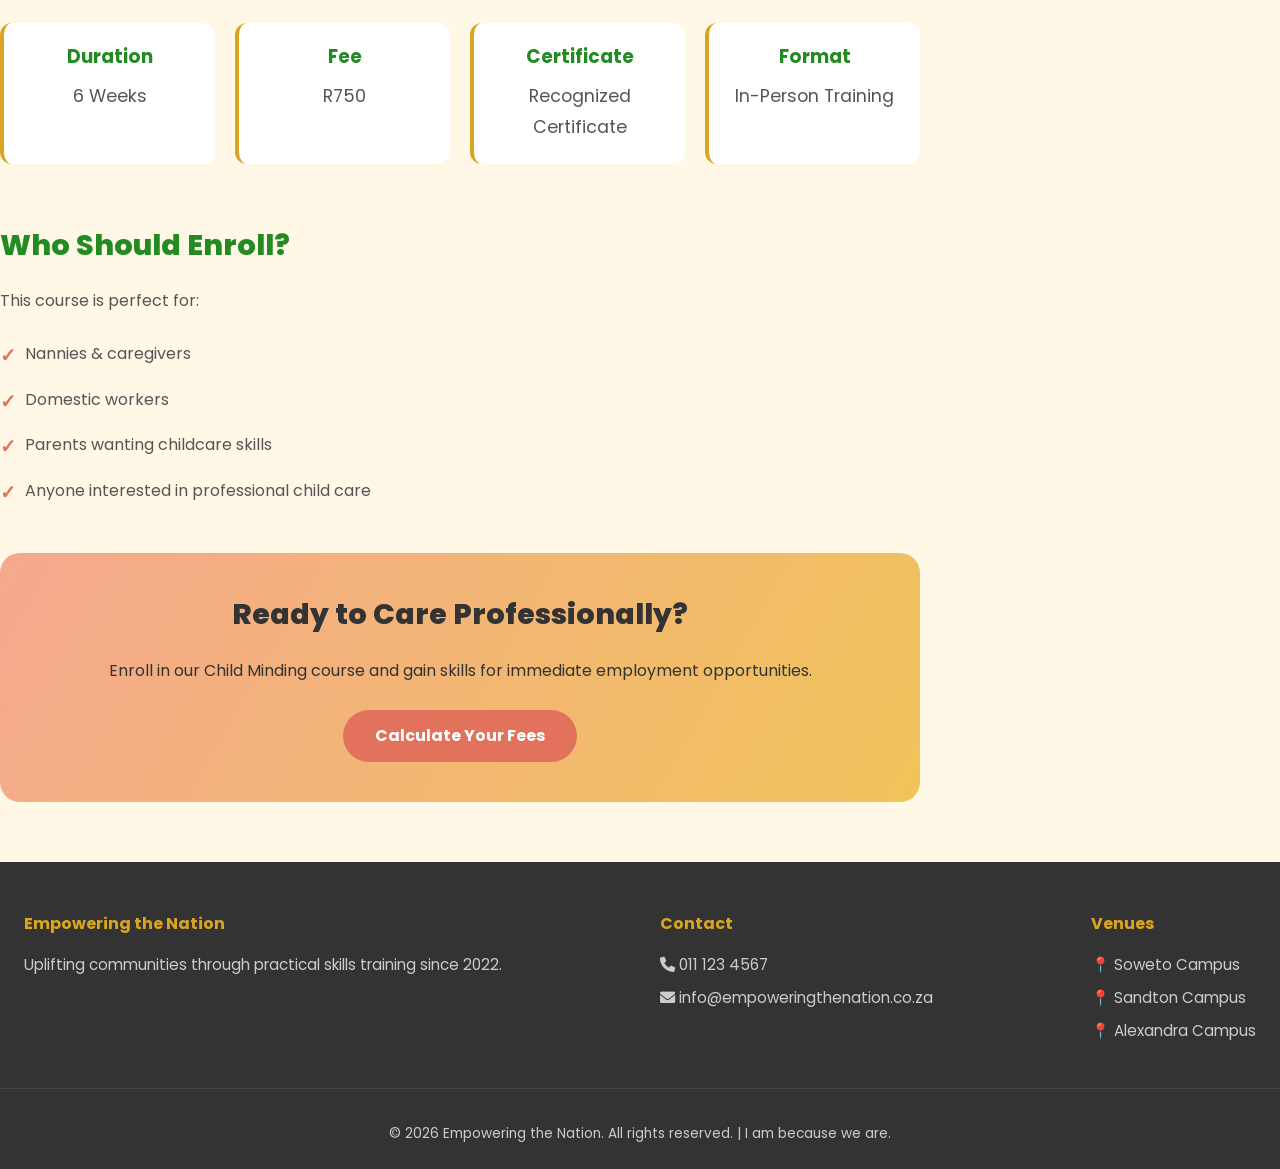
<file: pages/six-week/course-childminding.html>
<!DOCTYPE html>
<html lang="en">
<head>
    <meta charset="UTF-8">
    <meta name="viewport" content="width=device-width, initial-scale=1.0, viewport-fit=cover">
    <title>Child Minding Course | Empowering the Nation</title>
    <meta name="description" content="Learn professional child minding skills including baby care, toddler development, and safety practices.">
    <link href="https://fonts.googleapis.com/css2?family=Poppins:wght@300;400;500;600;700;800;900&display=swap" rel="stylesheet">
    <link rel="stylesheet" href="https://cdnjs.cloudflare.com/ajax/libs/font-awesome/6.0.0-beta3/css/all.min.css">
    <link rel="stylesheet" href="../../css/courses/styles.css">
</head>
<body>
<header>
    <div class="nav-container">
        <a href="../../index.html" class="logo">
            <img src="../../images/index/etn logo.png" alt="Empowering the Nation Logo" class="logo-img">
            <div class="logo-text">
                <h1>Empowering the Nation</h1>
                <p>I AM BECAUSE WE ARE</p>
            </div>
        </a>
        <div class="mobile-menu-btn" id="mobileMenuBtn">
            <i class="fas fa-bars"></i>
        </div>
        <ul class="nav-links" id="navLinks">
            <li><a href="../../index.html">Home</a></li>
            <li><a href="../../six-month-courses.html">Six-Month</a></li>
            <li><a href="../../six-week-courses.html">Six-Week</a></li>
            <li><a href="../../calculate-fees.html">Calculate Fees</a></li>
            <li><a href="../../contact.html">Contact</a></li>
        </ul>
    </div>
</header>

<main>
    <section class="course-hero">
        <div class="container">
            <a href="../../six-week-courses.html" class="back-link"><i class="fas fa-arrow-left"></i> Back to Courses</a>
            <div class="course-hero-content">
                <h1>Child Minding</h1>
                <p class="course-subtitle">Quick vocational short course programme</p>
                <div class="course-meta">
                    <span><i class="fas fa-clock"></i> 6 Weeks</span>
                    <span><i class="fas fa-certificate"></i> Certificate</span>
                    <span><i class="fas fa-tag"></i> R750</span>
                </div>
            </div>
        </div>
    </section>

    <div class="container course-content">
        <div class="course-main">
            <div class="course-image" id="course-childminding"></div>
            
            <section class="course-section">
                <h2>Course Overview</h2>
                <p>Learn practical child minding skills in just 6 weeks. This intensive course covers baby and toddler care, child development, safety practices, and nutrition basics to become a confident and qualified caregiver.</p>
            </section>

            <section class="course-section">
                <h2>What You'll Learn</h2>
                <ul class="course-list">
                    <li>Baby Care & Newborn Handling</li>
                    <li>Toddler Development Stages</li>
                    <li>Age-Appropriate Care Practices</li>
                    <li>Educational Toys & Development</li>
                    <li>Safety & Emergency Protocols</li>
                    <li>Nutrition & Feeding Basics</li>
                    <li>Hygiene & Health Management</li>
                    <li>Communication with Parents</li>
                </ul>
            </section>

            <section class="course-section">
                <h2>Course Details</h2>
                <div class="course-details-grid">
                    <div class="detail-item">
                        <h3>Duration</h3>
                        <p>6 Weeks</p>
                    </div>
                    <div class="detail-item">
                        <h3>Fee</h3>
                        <p>R750</p>
                    </div>
                    <div class="detail-item">
                        <h3>Certificate</h3>
                        <p>Recognized Certificate</p>
                    </div>
                    <div class="detail-item">
                        <h3>Format</h3>
                        <p>In-Person Training</p>
                    </div>
                </div>
            </section>

            <section class="course-section">
                <h2>Who Should Enroll?</h2>
                <p>This course is perfect for:</p>
                <ul class="course-list">
                    <li>Nannies & caregivers</li>
                    <li>Domestic workers</li>
                    <li>Parents wanting childcare skills</li>
                    <li>Anyone interested in professional child care</li>
                </ul>
            </section>

            <section class="course-section cta-section">
                <h2>Ready to Care Professionally?</h2>
                <p>Enroll in our Child Minding course and gain skills for immediate employment opportunities.</p>
                <a href="../../calculate-fees.html" class="btn-primary">Calculate Your Fees</a>
            </section>
        </div>

        <aside class="course-sidebar">
            <div class="sidebar-card">
                <h3>Course Summary</h3>
                <div class="summary-item">
                    <strong>Duration:</strong> 6 Weeks
                </div>
                <div class="summary-item">
                    <strong>Fee:</strong> R750
                </div>
                <div class="summary-item">
                    <strong>Certificate:</strong> Yes, Recognized
                </div>
                <div class="summary-item">
                    <strong>Venues:</strong>
                    <p>📍 Soweto Campus<br>📍 Sandton Campus<br>📍 Alexandra Campus</p>
                </div>
                <a href="../../calculate-fees.html" class="btn-primary" style="width: 100%; text-align: center;">Enroll Now</a>
            </div>

            <div class="sidebar-card">
                <h3>Contact Us</h3>
                <p><i class="fas fa-phone"></i> 011 123 4567</p>
                <p><i class="fas fa-envelope"></i> info@empoweringthenation.co.za</p>
            </div>
        </aside>
    </div>
</main>

<footer>
    <div class="container footer-content">
        <div class="footer-col">
            <h4>Empowering the Nation</h4>
            <p>Uplifting communities through practical skills training since 2022.</p>
        </div>
        <div class="footer-col">
            <h4>Contact</h4>
            <p><i class="fas fa-phone"></i> 011 123 4567</p>
            <p><i class="fas fa-envelope"></i> info@empoweringthenation.co.za</p>
        </div>
        <div class="footer-col">
            <h4>Venues</h4>
            <p>📍 Soweto Campus</p>
            <p>📍 Sandton Campus</p>
            <p>📍 Alexandra Campus</p>
        </div>
    </div>
    <div class="copyright">
        <p>&copy; 2026 Empowering the Nation. All rights reserved. | I am because we are.</p>
    </div>
</footer>

<script src="../../js/six-week-courses/main.js" defer></script>
</body>
</html>
</file>
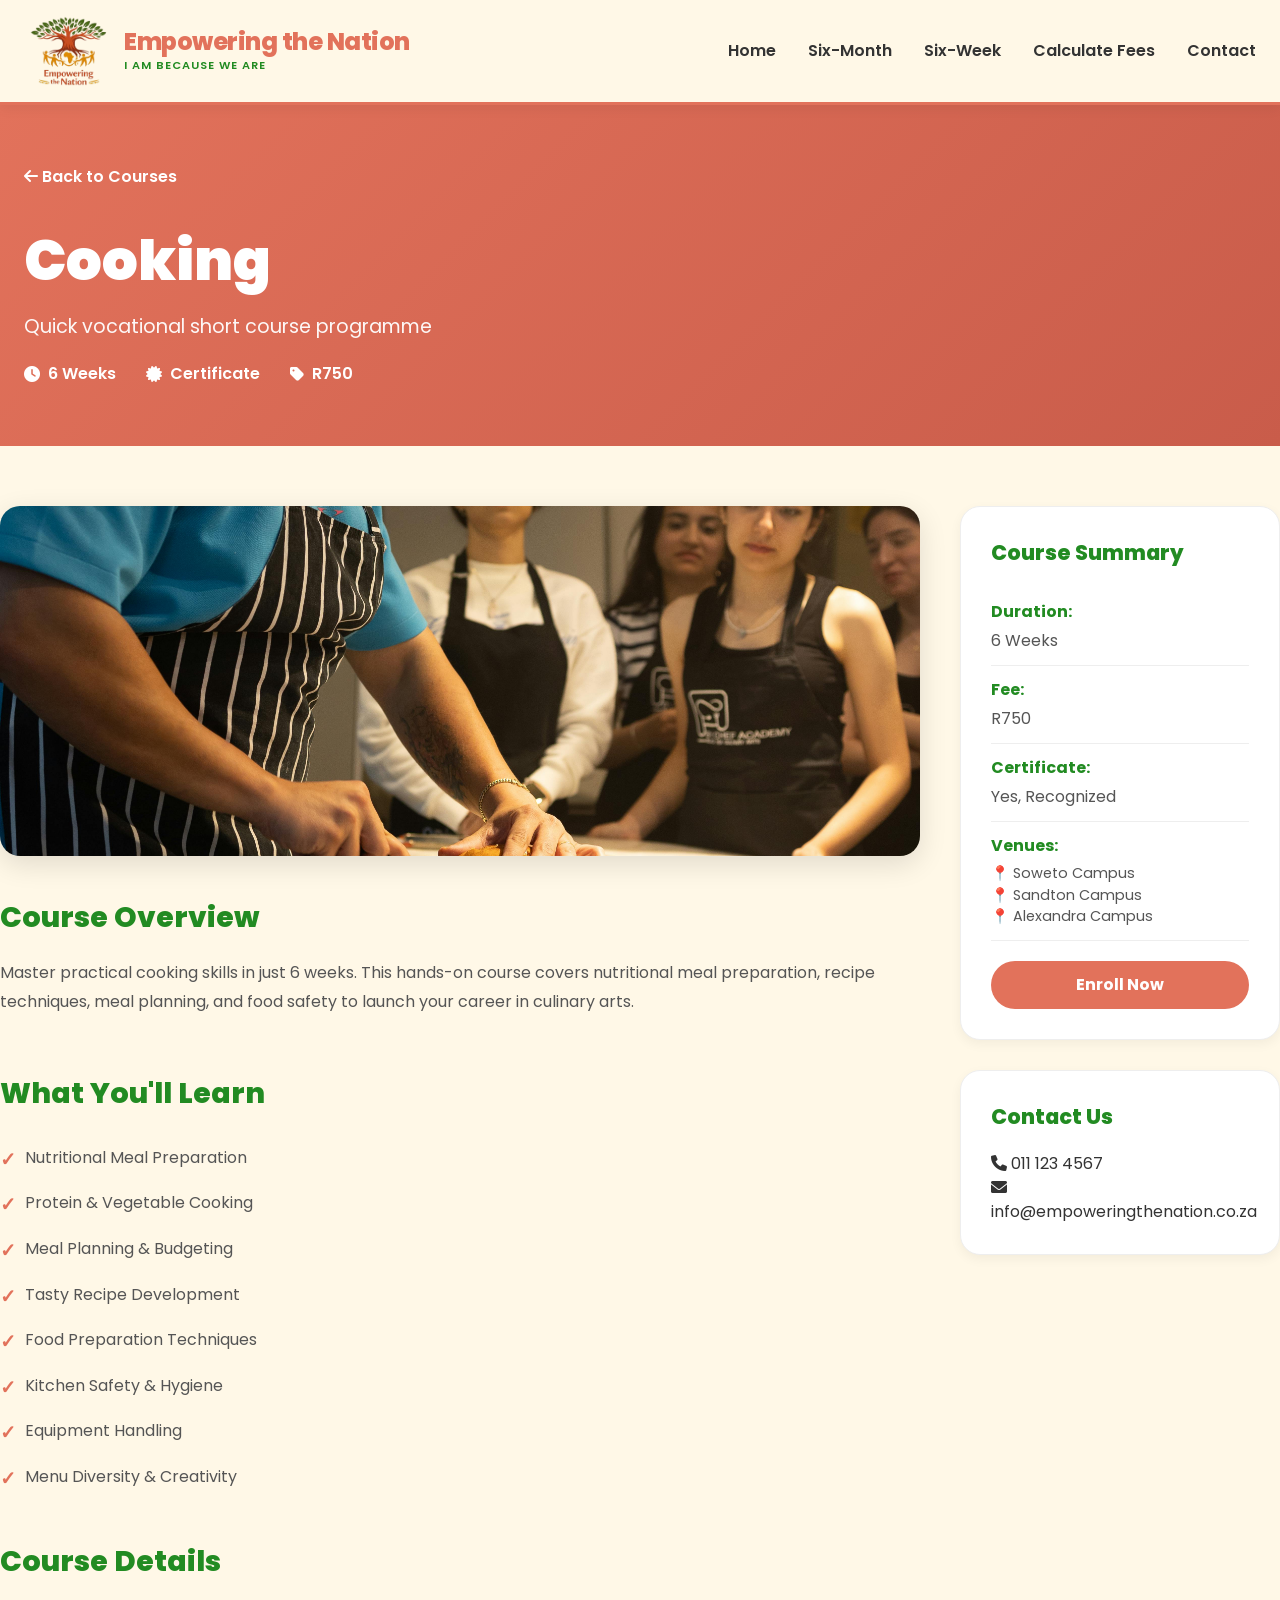
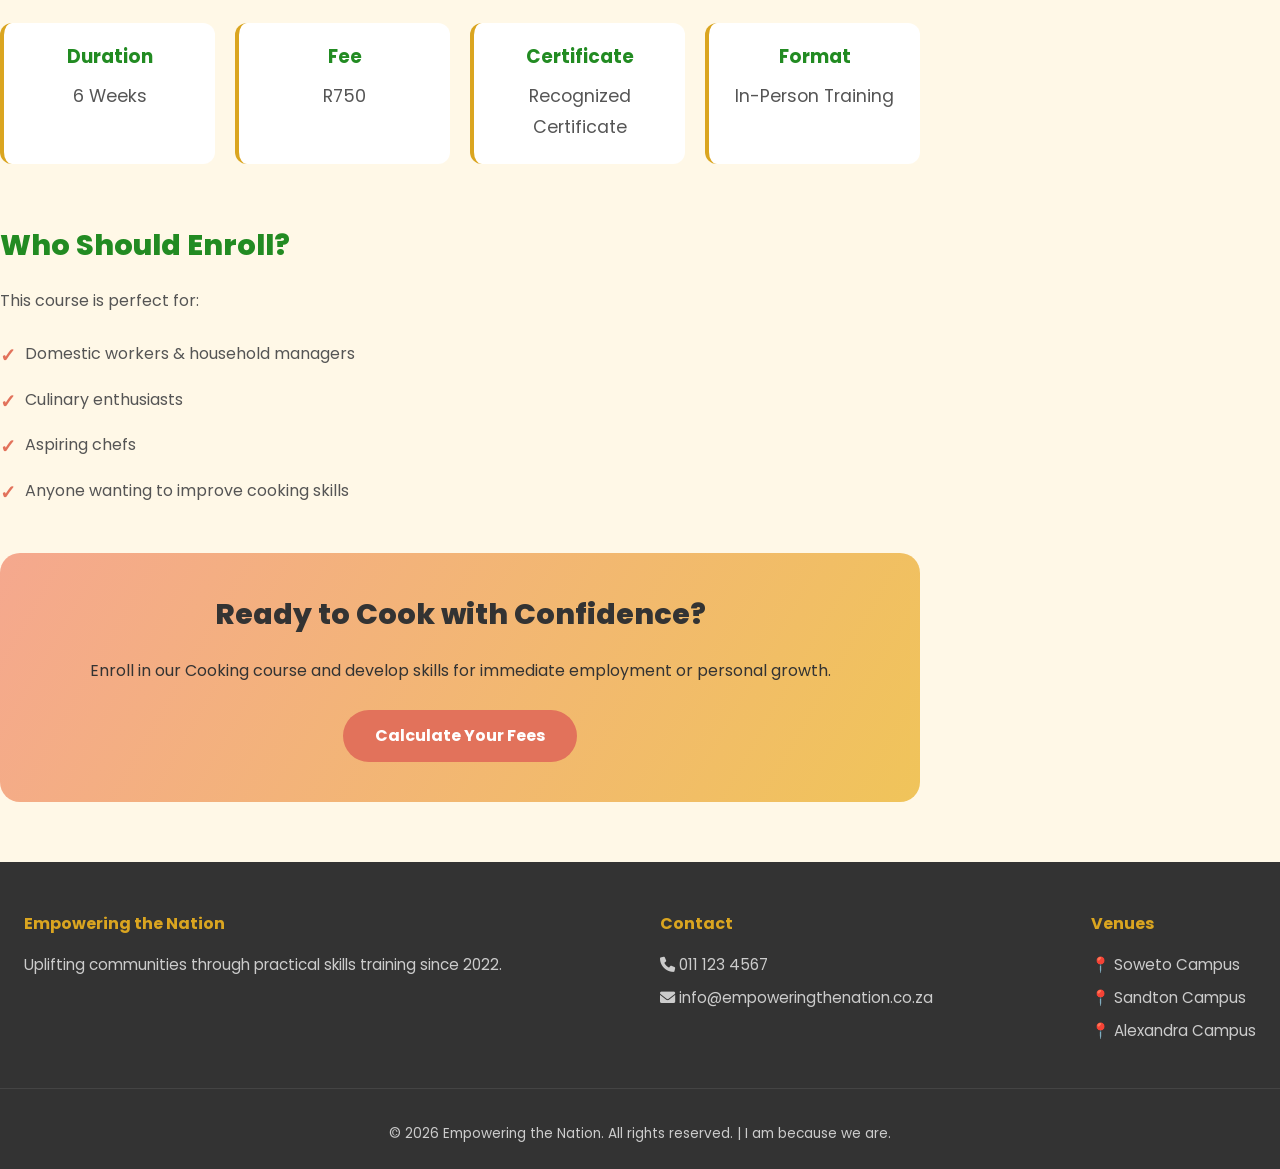
<file: pages/six-week/course-cooking.html>
<!DOCTYPE html>
<html lang="en">
<head>
    <meta charset="UTF-8">
    <meta name="viewport" content="width=device-width, initial-scale=1.0, viewport-fit=cover">
    <title>Cooking Course | Empowering the Nation</title>
    <meta name="description" content="Learn practical cooking skills including meal planning, nutrition, and recipe preparation techniques.">
    <link href="https://fonts.googleapis.com/css2?family=Poppins:wght@300;400;500;600;700;800;900&display=swap" rel="stylesheet">
    <link rel="stylesheet" href="https://cdnjs.cloudflare.com/ajax/libs/font-awesome/6.0.0-beta3/css/all.min.css">
    <link rel="stylesheet" href="../../css/courses/styles.css">
</head>
<body>
<header>
    <div class="nav-container">
        <a href="../../index.html" class="logo">
            <img src="../../images/index/etn logo.png" alt="Empowering the Nation Logo" class="logo-img">
            <div class="logo-text">
                <h1>Empowering the Nation</h1>
                <p>I AM BECAUSE WE ARE</p>
            </div>
        </a>
        <div class="mobile-menu-btn" id="mobileMenuBtn">
            <i class="fas fa-bars"></i>
        </div>
        <ul class="nav-links" id="navLinks">
            <li><a href="../../index.html">Home</a></li>
            <li><a href="../../six-month-courses.html">Six-Month</a></li>
            <li><a href="../../six-week-courses.html">Six-Week</a></li>
            <li><a href="../../calculate-fees.html">Calculate Fees</a></li>
            <li><a href="../../contact.html">Contact</a></li>
        </ul>
    </div>
</header>

<main>
    <section class="course-hero">
        <div class="container">
            <a href="../../six-week-courses.html" class="back-link"><i class="fas fa-arrow-left"></i> Back to Courses</a>
            <div class="course-hero-content">
                <h1>Cooking</h1>
                <p class="course-subtitle">Quick vocational short course programme</p>
                <div class="course-meta">
                    <span><i class="fas fa-clock"></i> 6 Weeks</span>
                    <span><i class="fas fa-certificate"></i> Certificate</span>
                    <span><i class="fas fa-tag"></i> R750</span>
                </div>
            </div>
        </div>
    </section>

    <div class="container course-content">
        <div class="course-main">
            <div class="course-image" id="course-cooking"></div>
            
            <section class="course-section">
                <h2>Course Overview</h2>
                <p>Master practical cooking skills in just 6 weeks. This hands-on course covers nutritional meal preparation, recipe techniques, meal planning, and food safety to launch your career in culinary arts.</p>
            </section>

            <section class="course-section">
                <h2>What You'll Learn</h2>
                <ul class="course-list">
                    <li>Nutritional Meal Preparation</li>
                    <li>Protein & Vegetable Cooking</li>
                    <li>Meal Planning & Budgeting</li>
                    <li>Tasty Recipe Development</li>
                    <li>Food Preparation Techniques</li>
                    <li>Kitchen Safety & Hygiene</li>
                    <li>Equipment Handling</li>
                    <li>Menu Diversity & Creativity</li>
                </ul>
            </section>

            <section class="course-section">
                <h2>Course Details</h2>
                <div class="course-details-grid">
                    <div class="detail-item">
                        <h3>Duration</h3>
                        <p>6 Weeks</p>
                    </div>
                    <div class="detail-item">
                        <h3>Fee</h3>
                        <p>R750</p>
                    </div>
                    <div class="detail-item">
                        <h3>Certificate</h3>
                        <p>Recognized Certificate</p>
                    </div>
                    <div class="detail-item">
                        <h3>Format</h3>
                        <p>In-Person Training</p>
                    </div>
                </div>
            </section>

            <section class="course-section">
                <h2>Who Should Enroll?</h2>
                <p>This course is perfect for:</p>
                <ul class="course-list">
                    <li>Domestic workers & household managers</li>
                    <li>Culinary enthusiasts</li>
                    <li>Aspiring chefs</li>
                    <li>Anyone wanting to improve cooking skills</li>
                </ul>
            </section>

            <section class="course-section cta-section">
                <h2>Ready to Cook with Confidence?</h2>
                <p>Enroll in our Cooking course and develop skills for immediate employment or personal growth.</p>
                <a href="../../calculate-fees.html" class="btn-primary">Calculate Your Fees</a>
            </section>
        </div>

        <aside class="course-sidebar">
            <div class="sidebar-card">
                <h3>Course Summary</h3>
                <div class="summary-item">
                    <strong>Duration:</strong> 6 Weeks
                </div>
                <div class="summary-item">
                    <strong>Fee:</strong> R750
                </div>
                <div class="summary-item">
                    <strong>Certificate:</strong> Yes, Recognized
                </div>
                <div class="summary-item">
                    <strong>Venues:</strong>
                    <p>📍 Soweto Campus<br>📍 Sandton Campus<br>📍 Alexandra Campus</p>
                </div>
                <a href="../../calculate-fees.html" class="btn-primary" style="width: 100%; text-align: center;">Enroll Now</a>
            </div>

            <div class="sidebar-card">
                <h3>Contact Us</h3>
                <p><i class="fas fa-phone"></i> 011 123 4567</p>
                <p><i class="fas fa-envelope"></i> info@empoweringthenation.co.za</p>
            </div>
        </aside>
    </div>
</main>

<footer>
    <div class="container footer-content">
        <div class="footer-col">
            <h4>Empowering the Nation</h4>
            <p>Uplifting communities through practical skills training since 2022.</p>
        </div>
        <div class="footer-col">
            <h4>Contact</h4>
            <p><i class="fas fa-phone"></i> 011 123 4567</p>
            <p><i class="fas fa-envelope"></i> info@empoweringthenation.co.za</p>
        </div>
        <div class="footer-col">
            <h4>Venues</h4>
            <p>📍 Soweto Campus</p>
            <p>📍 Sandton Campus</p>
            <p>📍 Alexandra Campus</p>
        </div>
    </div>
    <div class="copyright">
        <p>&copy; 2026 Empowering the Nation. All rights reserved. | I am because we are.</p>
    </div>
</footer>

<script src="../../js/six-week-courses/main.js" defer></script>
</body>
</html>
</file>
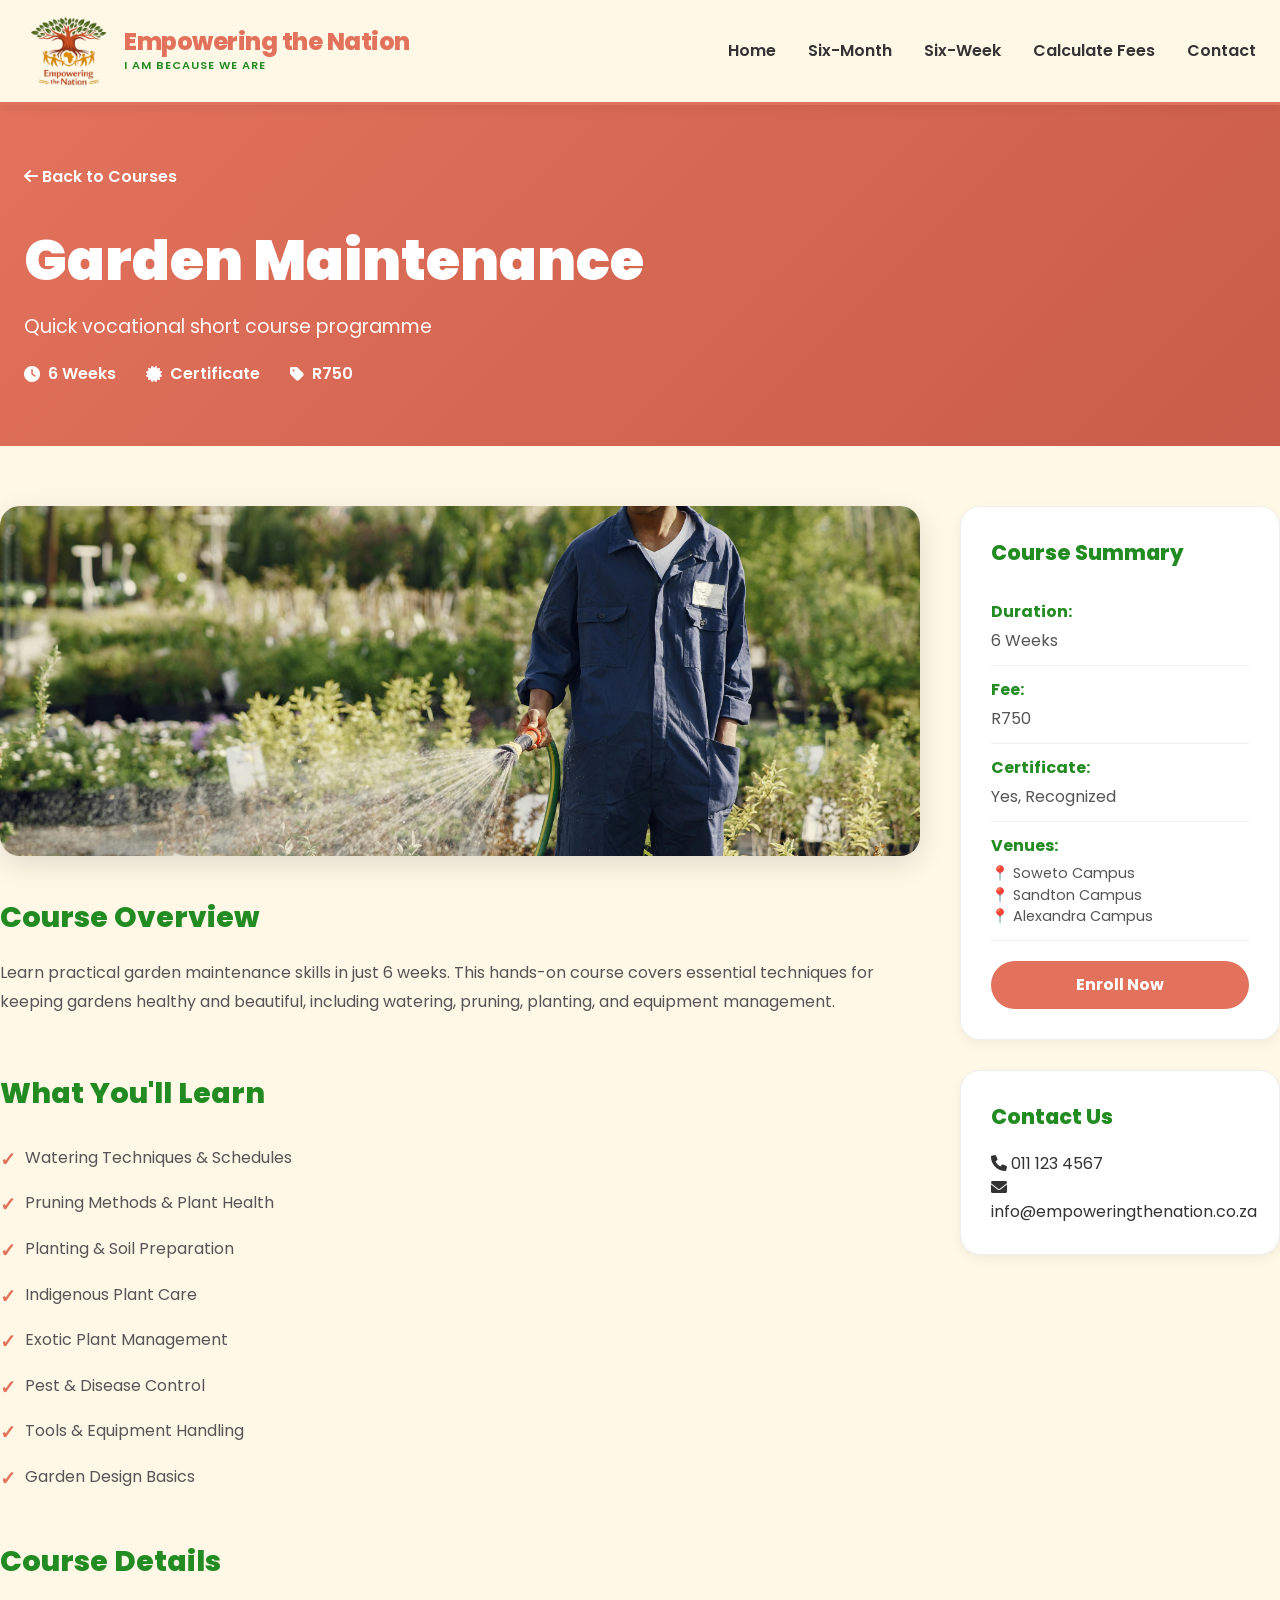
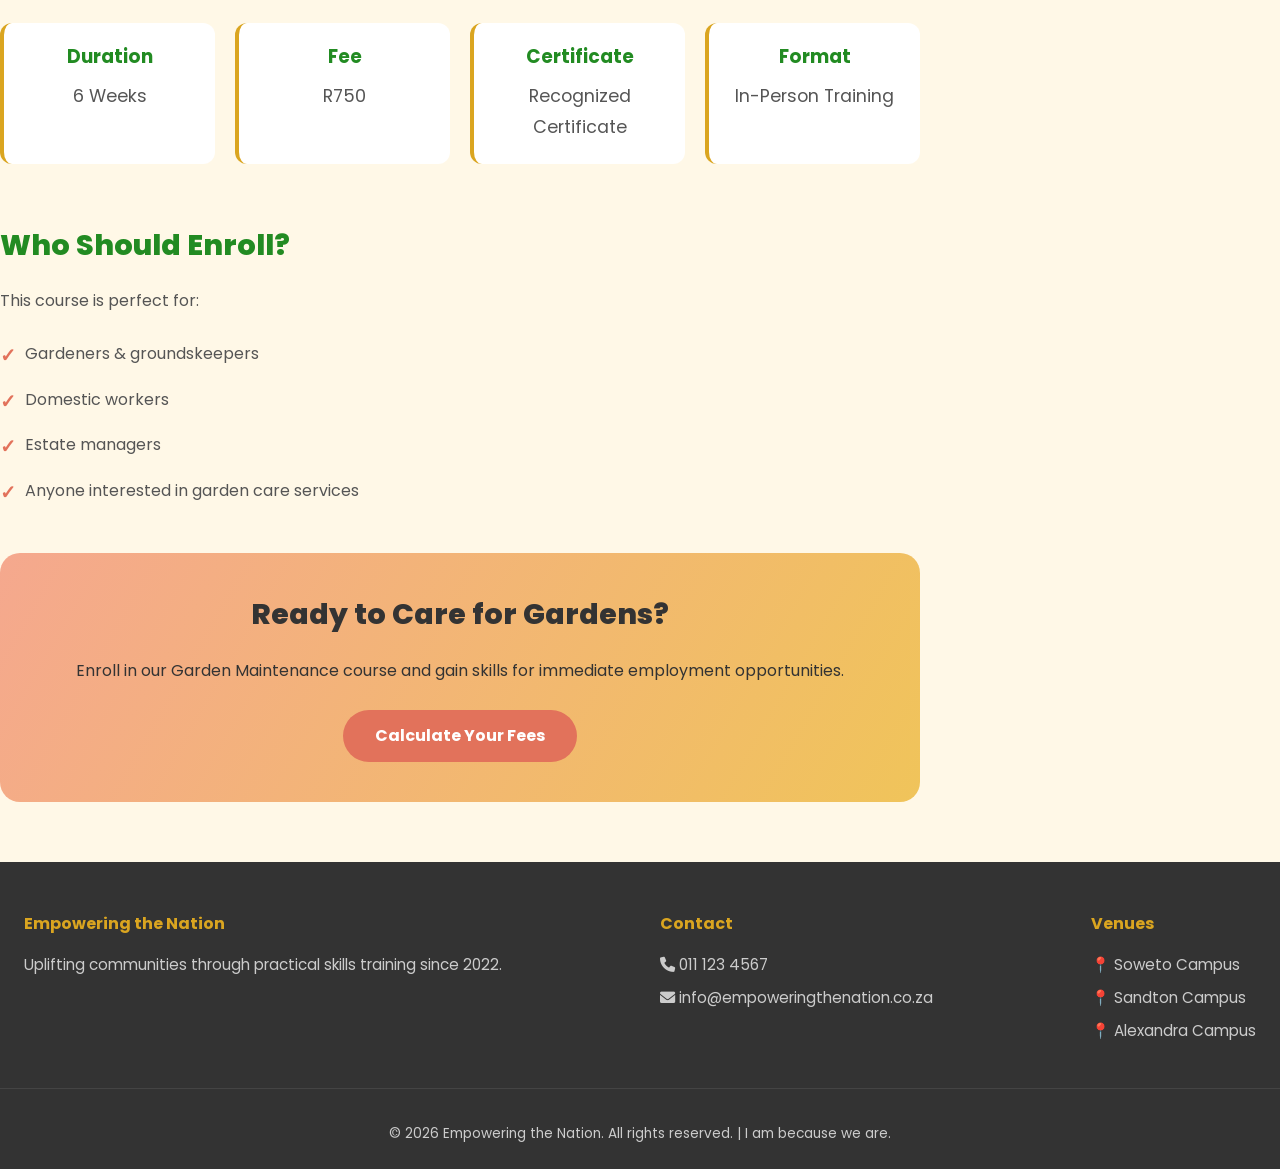
<file: pages/six-week/course-garden.html>
<!DOCTYPE html>
<html lang="en">
<head>
    <meta charset="UTF-8">
    <meta name="viewport" content="width=device-width, initial-scale=1.0, viewport-fit=cover">
    <title>Garden Maintenance Course | Empowering the Nation</title>
    <meta name="description" content="Learn garden maintenance skills including watering, pruning, planting, and equipment handling.">
    <link href="https://fonts.googleapis.com/css2?family=Poppins:wght@300;400;500;600;700;800;900&display=swap" rel="stylesheet">
    <link rel="stylesheet" href="https://cdnjs.cloudflare.com/ajax/libs/font-awesome/6.0.0-beta3/css/all.min.css">
    <link rel="stylesheet" href="../../css/courses/styles.css">
</head>
<body>
<header>
    <div class="nav-container">
        <a href="../../index.html" class="logo">
            <img src="../../images/index/etn logo.png" alt="Empowering the Nation Logo" class="logo-img">
            <div class="logo-text">
                <h1>Empowering the Nation</h1>
                <p>I AM BECAUSE WE ARE</p>
            </div>
        </a>
        <div class="mobile-menu-btn" id="mobileMenuBtn">
            <i class="fas fa-bars"></i>
        </div>
        <ul class="nav-links" id="navLinks">
            <li><a href="../../index.html">Home</a></li>
            <li><a href="../../six-month-courses.html">Six-Month</a></li>
            <li><a href="../../six-week-courses.html">Six-Week</a></li>
            <li><a href="../../calculate-fees.html">Calculate Fees</a></li>
            <li><a href="../../contact.html">Contact</a></li>
        </ul>
    </div>
</header>

<main>
    <section class="course-hero">
        <div class="container">
            <a href="../../six-week-courses.html" class="back-link"><i class="fas fa-arrow-left"></i> Back to Courses</a>
            <div class="course-hero-content">
                <h1>Garden Maintenance</h1>
                <p class="course-subtitle">Quick vocational short course programme</p>
                <div class="course-meta">
                    <span><i class="fas fa-clock"></i> 6 Weeks</span>
                    <span><i class="fas fa-certificate"></i> Certificate</span>
                    <span><i class="fas fa-tag"></i> R750</span>
                </div>
            </div>
        </div>
    </section>

    <div class="container course-content">
        <div class="course-main">
            <div class="course-image" id="course-garden"></div>
            
            <section class="course-section">
                <h2>Course Overview</h2>
                <p>Learn practical garden maintenance skills in just 6 weeks. This hands-on course covers essential techniques for keeping gardens healthy and beautiful, including watering, pruning, planting, and equipment management.</p>
            </section>

            <section class="course-section">
                <h2>What You'll Learn</h2>
                <ul class="course-list">
                    <li>Watering Techniques & Schedules</li>
                    <li>Pruning Methods & Plant Health</li>
                    <li>Planting & Soil Preparation</li>
                    <li>Indigenous Plant Care</li>
                    <li>Exotic Plant Management</li>
                    <li>Pest & Disease Control</li>
                    <li>Tools & Equipment Handling</li>
                    <li>Garden Design Basics</li>
                </ul>
            </section>

            <section class="course-section">
                <h2>Course Details</h2>
                <div class="course-details-grid">
                    <div class="detail-item">
                        <h3>Duration</h3>
                        <p>6 Weeks</p>
                    </div>
                    <div class="detail-item">
                        <h3>Fee</h3>
                        <p>R750</p>
                    </div>
                    <div class="detail-item">
                        <h3>Certificate</h3>
                        <p>Recognized Certificate</p>
                    </div>
                    <div class="detail-item">
                        <h3>Format</h3>
                        <p>In-Person Training</p>
                    </div>
                </div>
            </section>

            <section class="course-section">
                <h2>Who Should Enroll?</h2>
                <p>This course is perfect for:</p>
                <ul class="course-list">
                    <li>Gardeners & groundskeepers</li>
                    <li>Domestic workers</li>
                    <li>Estate managers</li>
                    <li>Anyone interested in garden care services</li>
                </ul>
            </section>

            <section class="course-section cta-section">
                <h2>Ready to Care for Gardens?</h2>
                <p>Enroll in our Garden Maintenance course and gain skills for immediate employment opportunities.</p>
                <a href="../../calculate-fees.html" class="btn-primary">Calculate Your Fees</a>
            </section>
        </div>

        <aside class="course-sidebar">
            <div class="sidebar-card">
                <h3>Course Summary</h3>
                <div class="summary-item">
                    <strong>Duration:</strong> 6 Weeks
                </div>
                <div class="summary-item">
                    <strong>Fee:</strong> R750
                </div>
                <div class="summary-item">
                    <strong>Certificate:</strong> Yes, Recognized
                </div>
                <div class="summary-item">
                    <strong>Venues:</strong>
                    <p>📍 Soweto Campus<br>📍 Sandton Campus<br>📍 Alexandra Campus</p>
                </div>
                <a href="../../calculate-fees.html" class="btn-primary" style="width: 100%; text-align: center;">Enroll Now</a>
            </div>

            <div class="sidebar-card">
                <h3>Contact Us</h3>
                <p><i class="fas fa-phone"></i> 011 123 4567</p>
                <p><i class="fas fa-envelope"></i> info@empoweringthenation.co.za</p>
            </div>
        </aside>
    </div>
</main>

<footer>
    <div class="container footer-content">
        <div class="footer-col">
            <h4>Empowering the Nation</h4>
            <p>Uplifting communities through practical skills training since 2022.</p>
        </div>
        <div class="footer-col">
            <h4>Contact</h4>
            <p><i class="fas fa-phone"></i> 011 123 4567</p>
            <p><i class="fas fa-envelope"></i> info@empoweringthenation.co.za</p>
        </div>
        <div class="footer-col">
            <h4>Venues</h4>
            <p>📍 Soweto Campus</p>
            <p>📍 Sandton Campus</p>
            <p>📍 Alexandra Campus</p>
        </div>
    </div>
    <div class="copyright">
        <p>&copy; 2026 Empowering the Nation. All rights reserved. | I am because we are.</p>
    </div>
</footer>

<script src="../../js/six-week-courses/main.js" defer></script>
</body>
</html>
</file>
<file: css/calculate-fees/styles.css>
/* Shared styles for calculate-fees.html */

/* GLOBAL RESET & BASE STYLES */
* {
    margin: 0;
    padding: 0;
    box-sizing: border-box;
}

/* body with soft cream background */
body {
    font-family: 'Poppins', sans-serif;
    background-color: #FFF8E7;
    color: #333333;
    line-height: 1.5;
}

/* brand colours */
:root {
    --terracotta: #E2725B;
    --terracotta-dark: #C95C4A;
    --forest: #228B22;
    --forest-dark: #1A6B1A;
    --golden: #DAA520;
    --cream: #FFF8E7;
    --charcoal: #333333;
    --white: #FFFFFF;
    --error-red: #DC3545;
    --success-green: #28A745;
    --shadow-sm: 0 4px 12px rgba(0,0,0,0.05);
    --shadow-md: 0 8px 28px rgba(0,0,0,0.12);
}

/* centers content on big screens */
.container {
    max-width: 1280px;
    margin: 0 auto;
    padding: 0 24px;
}

/* ============================================
   HEADER & NAVIGATION (Sticky on scroll)
============================================ */
header {
    background: var(--cream);
    border-bottom: 3px solid var(--terracotta);
    position: sticky;
    top: 0;
    z-index: 1000;
    backdrop-filter: blur(10px);
    background-color: rgba(255, 248, 231, 0.98);
    box-shadow: var(--shadow-sm);
}

.nav-container {
    display: flex;
    justify-content: space-between;
    align-items: center;
    padding: 16px 24px;
    max-width: 1400px;
    margin: 0 auto;
    flex-wrap: wrap;
}

/* LOGO SECTION - Displays brand image + name */
.logo {
    display: flex;
    align-items: center;
    gap: 12px;
    text-decoration: none;
}

.logo-img {
    height: 70px;
    width: auto;
    object-fit: contain;
    transition: transform 0.3s ease;
}

.logo-img:hover {
    transform: scale(1.05);
}

.logo-text h1 {
    font-size: 1.5rem;
    font-weight: 800;
    color: var(--terracotta);
    line-height: 1.2;
    letter-spacing: -0.5px;
}

.logo-text p {
    font-size: 0.7rem;
    color: var(--forest);
    font-weight: 600;
    letter-spacing: 1px;
}

/* DESKTOP NAVIGATION LINKS */
.nav-links {
    display: flex;
    gap: 32px;
    list-style: none;
}

.nav-links a {
    text-decoration: none;
    font-weight: 600;
    color: var(--charcoal);
    transition: all 0.3s;
    position: relative;
    font-size: 1rem;
}

.nav-links a:hover,
.nav-links a.active {
    color: var(--forest);
}

/* Active page indicator (green underline) */
.nav-links a.active::after {
    content: '';
    position: absolute;
    bottom: -10px;
    left: 0;
    width: 100%;
    height: 3px;
    background: var(--forest);
    border-radius: 2px;
}

/* MOBILE MENU BUTTON (hidden on desktop) */
.mobile-menu-btn {
    display: none;
    font-size: 28px;
    color: var(--terracotta);
    cursor: pointer;
}

.back-button {
    display: inline-flex;
    align-items: center;
    gap: 8px;
    text-decoration: none;
    color: var(--charcoal);
    font-weight: 500;
    margin: 24px 0 16px;
}

.back-button:hover {
    color: var(--terracotta);
}

/* main form card */
.form-card {
    background: var(--white);
    border-radius: 32px;
    padding: 40px;
    box-shadow: var(--shadow-md);
    margin-bottom: 32px;
}

/* form input groups */
.form-group {
    margin-bottom: 24px;
}

.form-group label {
    display: block;
    font-weight: 600;
    margin-bottom: 8px;
    color: var(--charcoal);
}

.form-group input {
    width: 100%;
    padding: 14px 18px;
    font-size: 1rem;
    font-family: 'Poppins', sans-serif;
    border: 2px solid var(--terracotta);
    border-radius: 16px;
    background: var(--cream);
}

.form-group input:focus {
    outline: none;
    border-color: var(--golden);
}

/* error styling */
.form-group input.error {
    border-color: var(--error-red);
}

.error-message {
    color: var(--error-red);
    font-size: 0.75rem;
    margin-top: 6px;
    display: none;
}

.error-message.show {
    display: block;
}

/* two column layout for name and phone */
.row-2col {
    display: grid;
    grid-template-columns: 1fr 1fr;
    gap: 20px;
}

/* courses section */
.courses-section {
    margin: 32px 0;
}

.courses-section h3 {
    font-size: 1.5rem;
    color: var(--forest);
    margin-bottom: 20px;
}

/* grid for checkboxes */
.courses-grid {
    display: grid;
    grid-template-columns: repeat(auto-fill, minmax(280px, 1fr));
    gap: 12px;
}

/* each checkbox row */
.course-checkbox {
    display: flex;
    align-items: center;
    padding: 12px 16px;
    background: var(--cream);
    border-radius: 14px;
    border: 1px solid rgba(226,114,91,0.3);
}

.course-checkbox input {
    width: 20px;
    height: 20px;
    margin-right: 14px;
    cursor: pointer;
    accent-color: var(--forest);
}

.course-checkbox label {
    flex: 1;
    font-weight: 500;
    cursor: pointer;
}

.course-fee {
    font-weight: 700;
    color: var(--terracotta);
}

/* calculate button */
.btn-calculate {
    width: 100%;
    padding: 16px;
    font-size: 1.1rem;
    font-weight: 700;
    background: var(--terracotta);
    color: var(--white);
    border: none;
    border-radius: 50px;
    cursor: pointer;
    margin: 24px 0;
    transition: all 0.3s;
}

.btn-calculate:hover {
    background: var(--terracotta-dark);
    transform: translateY(-2px);
}

/* submit button */
.btn-submit {
    width: 100%;
    padding: 16px;
    font-size: 1.1rem;
    font-weight: 700;
    background: var(--forest);
    color: var(--white);
    border: none;
    border-radius: 50px;
    cursor: pointer;
    transition: all 0.3s;
}

.btn-submit:hover {
    background: var(--forest-dark);
    transform: translateY(-2px);
}

/* results card */
.results-card {
    background: linear-gradient(135deg, var(--cream), #FFF0E0);
    border-radius: 24px;
    padding: 24px;
    margin-top: 24px;
    border-left: 5px solid var(--golden);
    display: none;
}

.results-card.show {
    display: block;
}

.results-card h3 {
    color: var(--terracotta);
    margin-bottom: 16px;
}

/* calculation breakdown rows */
.calc-row {
    display: flex;
    justify-content: space-between;
    padding: 10px 0;
    border-bottom: 1px solid rgba(0,0,0,0.1);
}

.calc-row.total {
    border-bottom: none;
    margin-top: 12px;
    padding-top: 14px;
    font-weight: 800;
    font-size: 1.2rem;
    color: var(--forest);
    border-top: 2px solid var(--golden);
}

/* success message */
.success-message {
    background: var(--success-green);
    color: var(--white);
    padding: 14px;
    border-radius: 14px;
    text-align: center;
    margin-top: 20px;
    display: none;
}

.success-message.show {
    display: block;
}

/* footer */
footer {
    background: var(--charcoal);
    color: #ccc;
    padding: 50px 0 25px;
    margin-top: 60px;
}

.footer-content {
    display: flex;
    justify-content: space-between;
    flex-wrap: wrap;
    gap: 40px;
}

.footer-col h4 {
    color: var(--golden);
    margin-bottom: 18px;
}

.copyright {
    text-align: center;
    padding-top: 35px;
    border-top: 1px solid #444;
    margin-top: 35px;
}

/* responsive for phones */
@media (max-width: 768px) {
    .nav-links {
        display: none;
        flex-direction: column;
        width: 100%;
        background: var(--cream);
        padding: 20px;
    }
    .nav-links.show {
        display: flex;
    }
    .mobile-menu-btn {
        display: block;
    }
    .page-header h1 {
        font-size: 2rem;
    }
    .row-2col {
        grid-template-columns: 1fr;
    }
    .form-card {
        padding: 24px;
    }
    .logo-img {
        height: 50px;
    }
}

@media (max-width: 768px) {
    .nav-links {
        display: none;
        flex-direction: column;
        width: 100%;
        background: var(--cream);
        padding: 20px;
        gap: 16px;
    }

    .nav-links.show {
        display: flex;
    }

    .mobile-menu-btn {
        display: block;
    }

    .nav-container {
        flex-wrap: wrap;
    }

    .logo-img {
        height: 50px;
    }

    .logo-text h1 {
        font-size: 1rem;
    }

    .logo-text p {
        font-size: 0.6rem;
    }

    .hero h1 {
        font-size: 2.5rem;
    }
}
</file>
<file: css/six-week-courses/styles.css>
/* GLOBAL RESET & BASE STYLES */
* {
    margin: 0;
    padding: 0;
    box-sizing: border-box;
}

:root {
    --terracotta: #E2725B;
    --forest: #228B22;
    --golden: #DAA520;
    --cream: #FFF8E7;
    --charcoal: #333333;
    --white: #FFFFFF;
    --shadow-sm: 0 4px 12px rgba(0,0,0,0.05);
}

body {
    font-family: 'Poppins', sans-serif;
    background-color: #FFF8E7;
    color: #333333;
    line-height: 1.5;
    scroll-behavior: smooth;
}

.container {
    max-width: 1280px;
    margin: 0 auto;
    padding: 0 24px;
}

/* HEADER */
header {
    background: var(--cream);
    border-bottom: 3px solid var(--terracotta);
    position: sticky;
    top: 0;
    z-index: 1000;
    background-color: rgba(255, 248, 231, 0.98);
    box-shadow: var(--shadow-sm);
}

.nav-container {
    display: flex;
    justify-content: space-between;
    align-items: center;
    padding: 16px 24px;
    flex-wrap: wrap;
}

.logo {
    display: flex;
    align-items: center;
    gap: 12px;
    text-decoration: none;
}

.logo-img {
    height: 70px;
    width: auto;
    object-fit: contain;
    transition: transform 0.3s ease;
}

.logo-img:hover {
    transform: scale(1.05);
}

.logo-text h1 {
    font-size: 1.5rem;
    font-weight: 800;
    color: var(--terracotta);
    line-height: 1.2;
}

.logo-text p {
    font-size: 0.7rem;
    color: var(--forest);
    font-weight: 600;
}

.nav-links {
    display: flex;
    gap: 32px;
    list-style: none;
}

.nav-links a {
    text-decoration: none;
    font-weight: 600;
    color: var(--charcoal);
    transition: color 0.3s ease;
    position: relative;
}

.nav-links a:hover,
.nav-links a.active {
    color: var(--forest);
}

.nav-links a.active::after {
    content: '';
    position: absolute;
    bottom: -10px;
    left: 0;
    width: 100%;
    height: 3px;
    background: var(--forest);
    border-radius: 2px;
}

.mobile-menu-btn {
    display: none;
    font-size: 28px;
    color: var(--terracotta);
    cursor: pointer;
}

/* FOOTER */
footer {
    background: var(--charcoal);
    color: #ccc;
    padding: 50px 0 25px;
}

.footer-content {
    display: flex;
    justify-content: space-between;
    flex-wrap: wrap;
    gap: 40px;
}

.footer-col h4 {
    color: var(--golden);
    margin-bottom: 18px;
    font-weight: 700;
}

.footer-col p {
    color: #ccc;
    margin-bottom: 10px;
    font-size: 0.95rem;
}

.copyright {
    text-align: center;
    padding-top: 35px;
    border-top: 1px solid #444;
    margin-top: 35px;
    font-size: 0.85rem;
}

/* PAGE HEADER */
.page-header {
    text-align: center;
    margin-bottom: 40px;
}

.page-header h1 {
    font-size: 3rem;
    color: var(--terracotta);
    font-weight: 800;
}

.page-header h1::after {
    content: '';
    display: block;
    width: 80px;
    height: 4px;
    background: linear-gradient(90deg, var(--golden), var(--terracotta));
    margin: 16px auto 0;
    border-radius: 4px;
}

/* COURSES */
.section-six-week {
    padding-top: 40px;
}

.courses-grid {
    display: grid;
    grid-template-columns: repeat(auto-fill, minmax(300px, 1fr));
    gap: 35px;
    margin-bottom: 70px;
}

.course-card {
    background: var(--white);
    border-radius: 28px;
    overflow: hidden;
    box-shadow: var(--shadow-sm);
    transition: all 0.4s;
    text-decoration: none;
    color: inherit;
    display: block;
    border: 1px solid rgba(226,114,91,0.2);
}

.course-card:hover {
    transform: translateY(-12px);
    box-shadow: 0 20px 35px rgba(0,0,0,0.15);
    border-color: var(--terracotta);
}

.course-img {
    height: 200px;
    background-size: cover;
    background-position: center;
    transition: transform 0.4s;
}

.course-card:hover .course-img {
    transform: scale(1.05);
}

.course-info {
    padding: 24px;
}

.course-info h3 {
    font-size: 1.6rem;
    font-weight: 700;
    color: var(--forest);
    margin-bottom: 8px;
}

.course-fee {
    font-weight: 800;
    color: var(--terracotta);
    font-size: 1.5rem;
    margin: 12px 0;
}

.course-info p {
    color: #555;
    font-size: 0.9rem;
    line-height: 1.5;
}

.badge {
    display: inline-block;
    background: var(--golden);
    color: var(--charcoal);
    padding: 6px 16px;
    border-radius: 50px;
    font-size: 0.75rem;
    font-weight: 700;
    margin-top: 14px;
}

/* COURSE IMAGES */
#course-childminding {
    background-image: url('../../images/index/childminding.jpg');
}

#course-cooking {
    background-image: url('../../images/index/cooking.jpg');
}

#course-garden {
    background-image: url('../../images/index/garden.jpg');
}

/* MOBILE */
@media (max-width: 768px) {
    .nav-links {
        display: none;
        flex-direction: column;
        width: 100%;
        background: var(--cream);
        padding: 20px;
        gap: 16px;
    }

    .nav-links.show {
        display: flex;
    }

    .mobile-menu-btn {
        display: block;
    }

    .nav-container {
        flex-wrap: wrap;
    }

    .logo-img {
        height: 50px;
    }

    .logo-text h1 {
        font-size: 1rem;
    }

    .logo-text p {
        font-size: 0.6rem;
    }
}
</file>
<file: css/courses/styles.css>
/* ============================================
   GLOBAL RESET & BASE STYLES
============================================ */
* {
    margin: 0;
    padding: 0;
    box-sizing: border-box;
}

body {
    font-family: 'Poppins', sans-serif;
    background-color: #FFF8E7;
    color: #333333;
    line-height: 1.5;
    scroll-behavior: smooth;
}

:root {
    --terracotta: #E2725B;
    --terracotta-light: #F5A88E;
    --forest: #228B22;
    --forest-dark: #1A6B1A;
    --golden: #DAA520;
    --golden-light: #F0C45A;
    --cream: #FFF8E7;
    --charcoal: #333333;
    --white: #FFFFFF;
    --terracotta-dark: #C95C4A;
    --shadow-sm: 0 4px 12px rgba(0,0,0,0.05);
    --shadow-md: 0 8px 28px rgba(0,0,0,0.12);
    --shadow-hover: 0 20px 35px rgba(0,0,0,0.15);
}

.container {
    max-width: 1280px;
    margin: 0 auto;
    padding: 0 24px;
}

/* ============================================
   HEADER & NAVIGATION (Sticky on scroll)
============================================ */
header {
    background: var(--cream);
    border-bottom: 3px solid var(--terracotta);
    position: sticky;
    top: 0;
    z-index: 1000;
    backdrop-filter: blur(10px);
    background-color: rgba(255, 248, 231, 0.98);
    box-shadow: var(--shadow-sm);
}

.nav-container {
    display: flex;
    justify-content: space-between;
    align-items: center;
    padding: 16px 24px;
    max-width: 1400px;
    margin: 0 auto;
    flex-wrap: wrap;
}

/* LOGO SECTION - Displays brand image + name */
.logo {
    display: flex;
    align-items: center;
    gap: 12px;
    text-decoration: none;
}

.logo-img {
    height: 70px;
    width: auto;
    object-fit: contain;
    transition: transform 0.3s ease;
}

.logo-img:hover {
    transform: scale(1.05);
}

.logo-text h1 {
    font-size: 1.5rem;
    font-weight: 800;
    color: var(--terracotta);
    line-height: 1.2;
    letter-spacing: -0.5px;
}

.logo-text p {
    font-size: 0.7rem;
    color: var(--forest);
    font-weight: 600;
    letter-spacing: 1px;
}

/* DESKTOP NAVIGATION LINKS */
.nav-links {
    display: flex;
    gap: 32px;
    list-style: none;
}

.nav-links a {
    text-decoration: none;
    font-weight: 600;
    color: var(--charcoal);
    transition: all 0.3s;
    position: relative;
    font-size: 1rem;
}

.nav-links a:hover,
.nav-links a.active {
    color: var(--forest);
}

/* Active page indicator (green underline) */
.nav-links a.active::after {
    content: '';
    position: absolute;
    bottom: -10px;
    left: 0;
    width: 100%;
    height: 3px;
    background: var(--forest);
    border-radius: 2px;
}

/* MOBILE MENU BUTTON (hidden on desktop) */
.mobile-menu-btn {
    display: none;
    font-size: 28px;
    color: var(--terracotta);
    cursor: pointer;
}


/* ============================================
   FOOTER
============================================ */
footer {
    background: var(--charcoal);
    color: #ccc;
    padding: 50px 0 25px;
}

.footer-content {
    display: flex;
    justify-content: space-between;
    flex-wrap: wrap;
    gap: 40px;
}

.footer-col h4 {
    color: var(--golden);
    margin-bottom: 18px;
    font-weight: 700;
}

.footer-col p {
    color: #ccc;
    margin-bottom: 10px;
    font-size: 0.95rem;
}

.copyright {
    text-align: center;
    padding-top: 35px;
    border-top: 1px solid #444;
    margin-top: 35px;
    font-size: 0.85rem;
}

/* ============================================
   BUTTONS
============================================ */
.btn-primary {
    background: var(--terracotta);
    color: var(--white);
    padding: 14px 32px;
    border-radius: 50px;
    text-decoration: none;
    font-weight: 700;
    display: inline-block;
    transition: all 0.3s ease;
    border: none;
    cursor: pointer;
    font-size: 1rem;
}

.btn-primary:hover {
    background: var(--terracotta-dark);
    transform: translateY(-4px);
    box-shadow: var(--shadow-md);
}

/* ============================================
   COURSE DETAIL PAGE STYLES
============================================ */
.course-hero {
    background: linear-gradient(135deg, var(--terracotta), var(--terracotta-dark));
    color: var(--white);
    padding: 60px 0;
}

.back-link {
    display: inline-block;
    color: var(--white);
    text-decoration: none;
    margin-bottom: 30px;
    font-weight: 600;
    transition: opacity 0.3s ease;
}

.back-link:hover {
    opacity: 0.8;
}

.course-hero-content h1 {
    font-size: 3.5rem;
    font-weight: 900;
    margin-bottom: 10px;
}

.course-subtitle {
    font-size: 1.2rem;
    margin-bottom: 20px;
    opacity: 0.95;
}

.course-meta {
    display: flex;
    gap: 30px;
    flex-wrap: wrap;
    font-weight: 600;
}

.course-meta span {
    display: flex;
    align-items: center;
    gap: 8px;
}

.course-content {
    display: grid;
    grid-template-columns: 1fr 320px;
    gap: 40px;
    padding: 60px 0;
}

.course-main {
    display: flex;
    flex-direction: column;
    gap: 40px;
}

.course-image {
    width: 100%;
    height: 350px;
    background-size: cover;
    background-position: center;
    border-radius: 20px;
    box-shadow: var(--shadow-md);
}

.course-section {
    padding: 0;
}

.course-section h2 {
    font-size: 1.8rem;
    color: var(--forest);
    margin-bottom: 20px;
    font-weight: 800;
}

.course-section p {
    color: #555;
    font-size: 1rem;
    line-height: 1.8;
    margin-bottom: 15px;
}

.course-list {
    list-style-position: inside;
    list-style-type: none;
    padding: 0;
}

.course-list li {
    color: #555;
    padding: 10px 0;
    padding-left: 25px;
    position: relative;
    line-height: 1.6;
}

.course-list li:before {
    content: '✓';
    position: absolute;
    left: 0;
    color: var(--terracotta);
    font-weight: bold;
    font-size: 1.2rem;
}

.course-details-grid {
    display: grid;
    grid-template-columns: repeat(auto-fit, minmax(200px, 1fr));
    gap: 20px;
    padding: 20px 0;
}

.detail-item {
    background: var(--white);
    padding: 20px;
    border-radius: 12px;
    text-align: center;
    border-left: 4px solid var(--golden);
}

.detail-item h3 {
    color: var(--forest);
    margin-bottom: 10px;
    font-weight: 700;
}

.detail-item p {
    color: #555;
    font-size: 1.1rem;
    margin: 0;
}

.cta-section {
    background: linear-gradient(120deg, var(--terracotta-light), var(--golden-light));
    padding: 40px;
    border-radius: 20px;
    text-align: center;
}

.cta-section h2 {
    color: var(--charcoal);
}

.cta-section p {
    color: var(--charcoal);
    margin-bottom: 25px;
}

.course-sidebar {
    display: flex;
    flex-direction: column;
    gap: 30px;
}

.sidebar-card {
    background: var(--white);
    padding: 30px;
    border-radius: 20px;
    box-shadow: var(--shadow-sm);
    border: 1px solid #eee;
}

.sidebar-card h3 {
    color: var(--forest);
    margin-bottom: 20px;
    font-weight: 800;
    font-size: 1.3rem;
}

.summary-item {
    padding: 12px 0;
    border-bottom: 1px solid #eee;
    color: #555;
}

.summary-item:last-child {
    border-bottom: none;
}

.summary-item strong {
    color: var(--forest);
    display: block;
    margin-bottom: 5px;
}

.summary-item p {
    color: #555;
    font-size: 0.9rem;
    margin: 0;
}

.sidebar-card .btn-primary {
    margin-top: 20px;
    padding: 12px 16px;
    width: 100%;
    text-align: center;
}

/* COURSE IMAGES */
#course-firstaid {
    background-image: url('../../images/index/firstaid.jpg');
}

#course-sewing {
    background-image: url('../../images/index/sewing.jpg');
}

#course-landscaping {
    background-image: url('../../images/index/landscaping.jpg');
}

#course-lifeskills {
    background-image: url('../../images/index/lifeskills.jpg');
}

#course-childminding {
    background-image: url('../../images/index/childminding.jpg');
}

#course-cooking {
    background-image: url('../../images/index/cooking.jpg');
}

#course-garden {
    background-image: url('../../images/index/garden.jpg');
}

/* ============================================
   RESPONSIVE DESIGN
============================================ */
@media (max-width: 768px) {
    .nav-links {
        display: none;
        flex-direction: column;
        width: 100%;
        background: var(--cream);
        padding: 20px;
        gap: 16px;
    }

    .nav-links.show {
        display: flex;
    }

    .mobile-menu-btn {
        display: block;
    }

    .nav-container {
        flex-wrap: wrap;
    }

    .logo-img {
        height: 50px;
    }

    .logo-text h1 {
        font-size: 1rem;
    }

    .logo-text p {
        font-size: 0.6rem;
    }

    .course-hero-content h1 {
        font-size: 2rem;
    }

    .course-content {
        grid-template-columns: 1fr;
        padding: 20px;
    }

    .course-sidebar {
        order: -1;
    }

    .course-image {
        height: 250px;
    }
}
</file>
